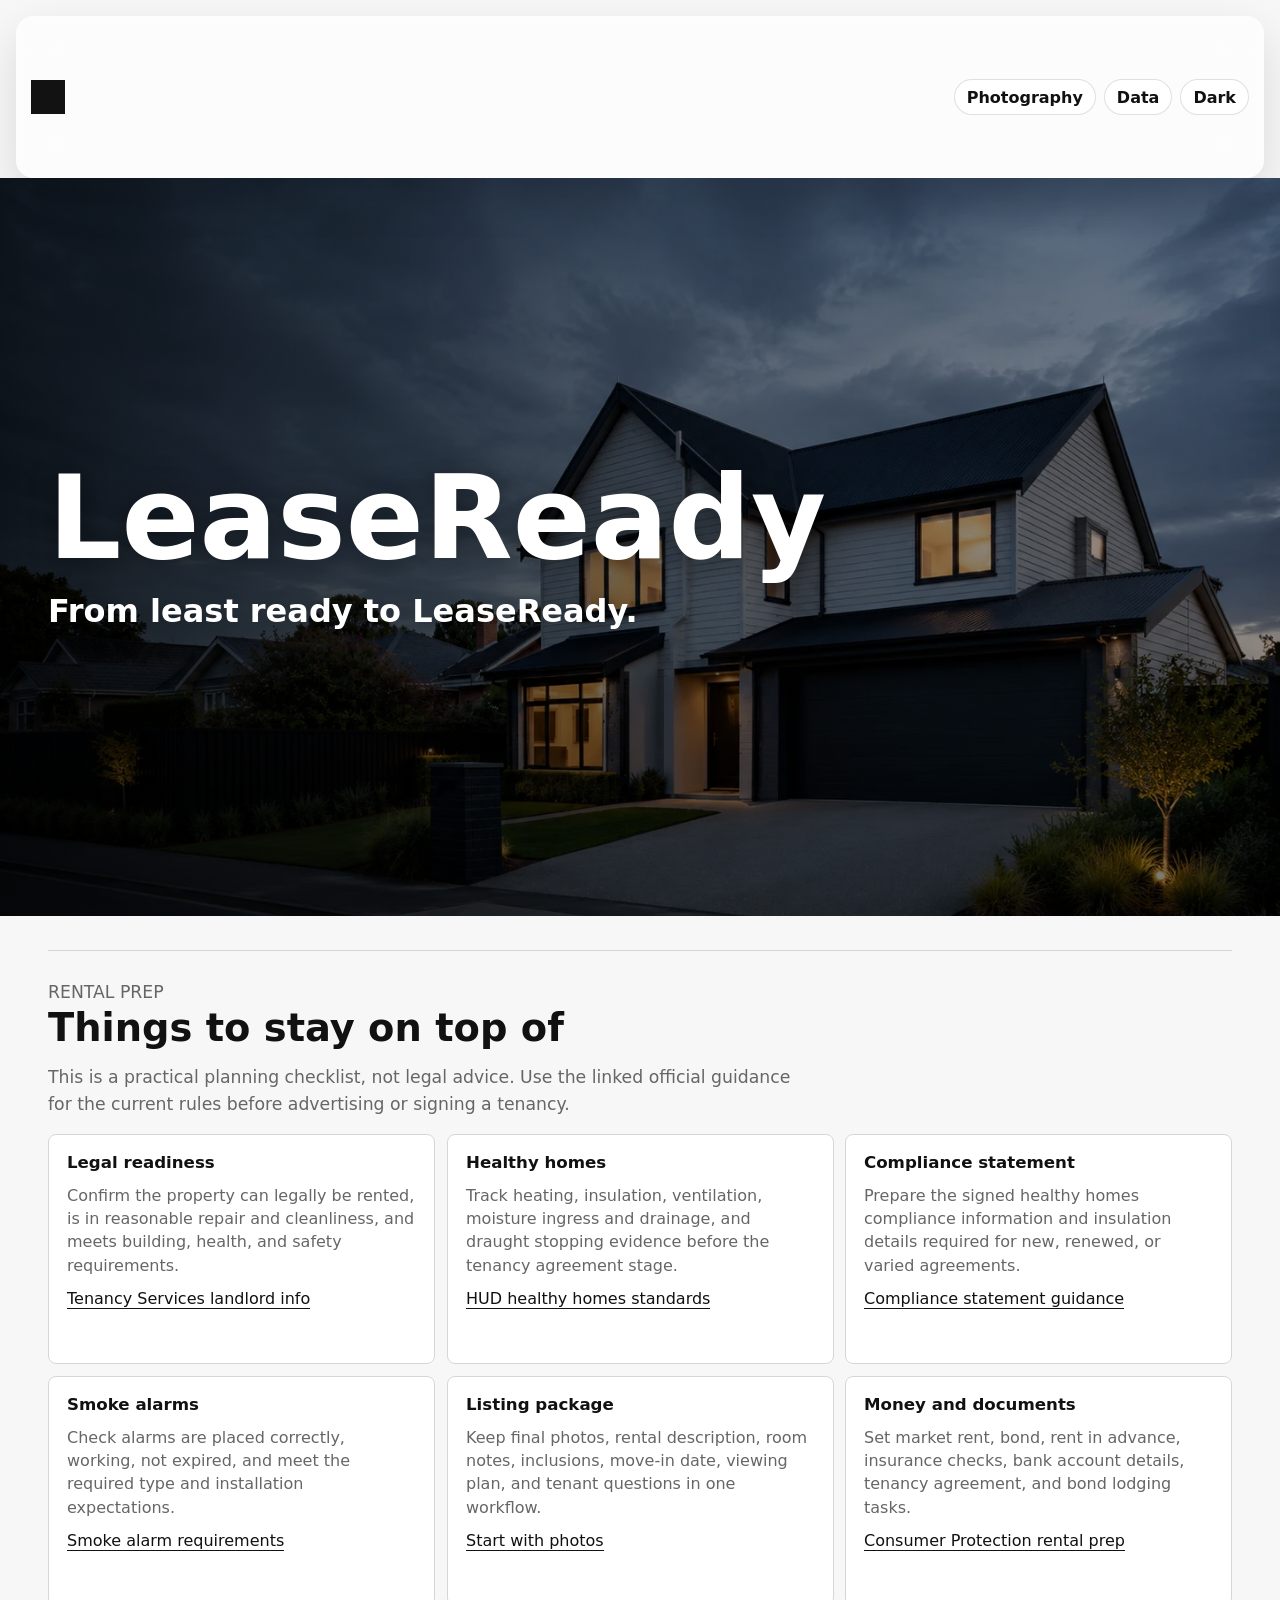
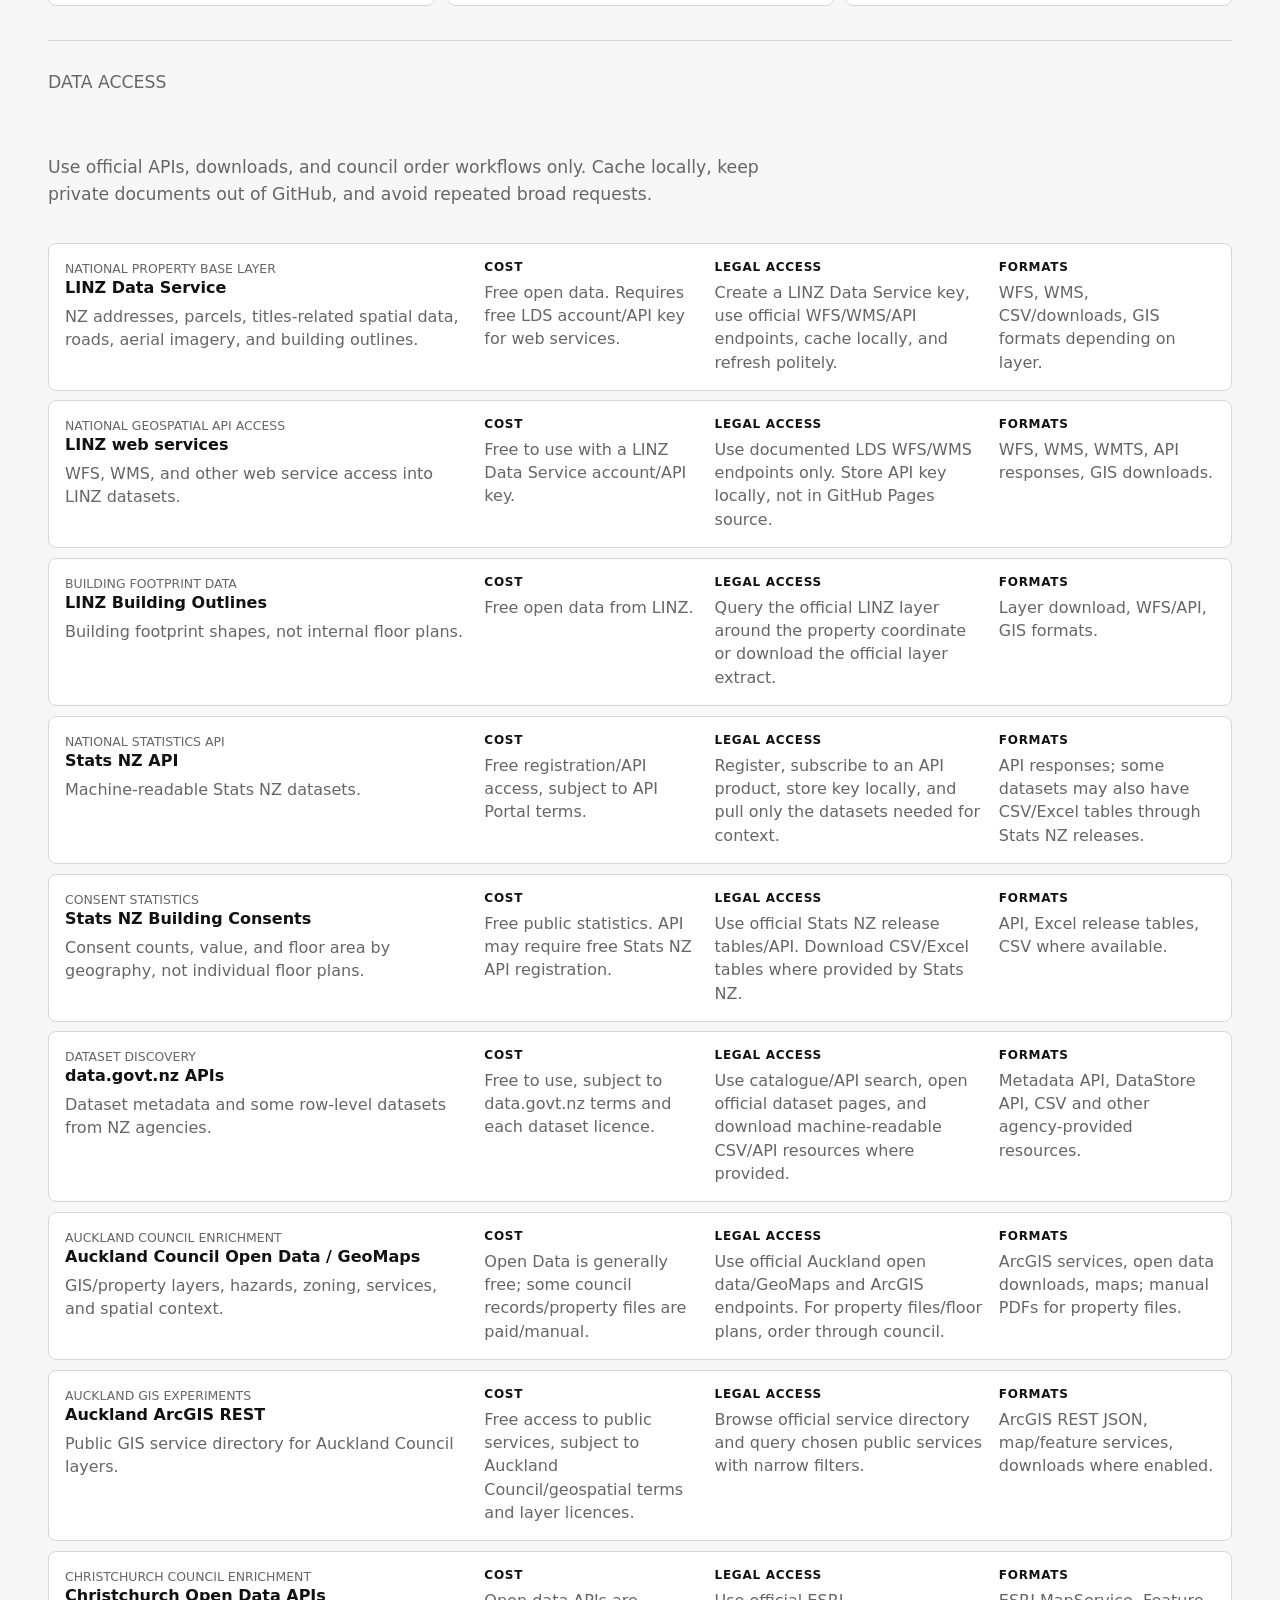
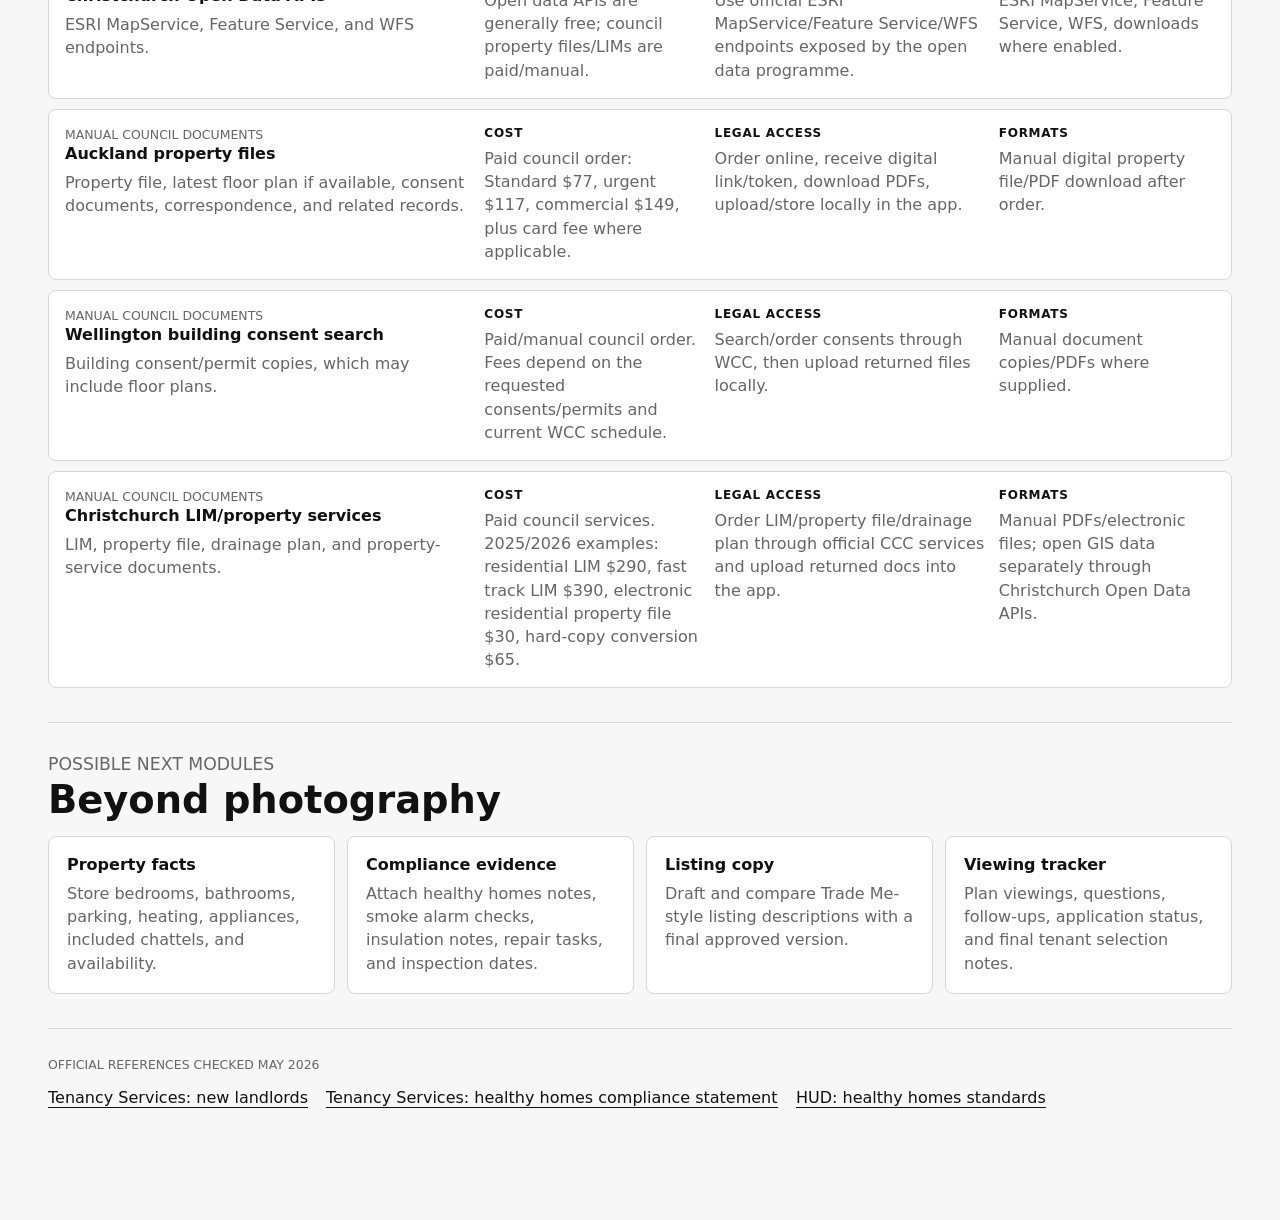
<file: index.html>
<!doctype html>
<html lang="en">
  <head>
    <meta charset="utf-8">
    <meta name="viewport" content="width=device-width, initial-scale=1">
    <title>Rental Launch Board</title>
    <script>
      document.documentElement.dataset.theme = localStorage.getItem("rental-launch-theme") || "light";
    </script>
    <link rel="stylesheet" href="styles.css">
  </head>
  <body>
    <header class="topbar home-topbar utility-topbar">
      <a class="brand-logo" href="./" aria-label="LeaseReady home">
        <svg aria-hidden="true"><use href="assets/leaseready-logo.svg#leaseready-logo"></use></svg>
      </a>
      <nav class="top-links" aria-label="Primary navigation">
        <a href="photography/">Photography</a>
        <details class="data-menu">
          <summary>Data</summary>
          <div class="data-menu-panel">
            <a href="data/">Data overview</a>
            <a href="data/linz-data-service/">LINZ Data Service</a>
            <a href="data/linz-web-services/">LINZ web services</a>
            <a href="data/linz-building-outlines/">LINZ Building Outlines</a>
            <a href="data/stats-nz-api/">Stats NZ API</a>
            <a href="data/stats-nz-building-consents/">Stats NZ Building Consents</a>
            <a href="data/data-govt-nz/">data.govt.nz APIs</a>
            <a href="data/auckland-open-data/">Auckland Open Data / GeoMaps</a>
            <a href="data/auckland-arcgis-rest/">Auckland ArcGIS REST</a>
            <a href="data/christchurch-open-data/">Christchurch Open Data APIs</a>
            <a href="data/auckland-property-files/">Auckland property files</a>
            <a href="data/wellington-building-consent-search/">Wellington building consent search</a>
            <a href="data/christchurch-lim-property-services/">Christchurch LIM/property services</a>
          </div>
        </details>
        <button class="theme-toggle" type="button" data-theme-toggle aria-label="Switch colour theme">
          <span data-theme-label>Dark</span>
        </button>
      </nav>
    </header>

    <main class="home-main">
      <section class="landing-hero" aria-label="Rental launch introduction">
        <h1>LeaseReady</h1>
        <p class="hero-slogan">From least ready to LeaseReady.</p>
      </section>

      <section id="checklist" class="workflow-section">
        <div class="section-intro">
          <p class="eyebrow">Rental prep</p>
          <h2>Things to stay on top of</h2>
          <p>This is a practical planning checklist, not legal advice. Use the linked official guidance for the current rules before advertising or signing a tenancy.</p>
        </div>

        <div class="feature-grid">
          <article class="feature-card">
            <h3>Legal readiness</h3>
            <p>Confirm the property can legally be rented, is in reasonable repair and cleanliness, and meets building, health, and safety requirements.</p>
            <a href="https://www.tenancy.govt.nz/starting-a-tenancy/new-to-tenancy/information-for-new-landlords/">Tenancy Services landlord info</a>
          </article>
          <article class="feature-card">
            <h3>Healthy homes</h3>
            <p>Track heating, insulation, ventilation, moisture ingress and drainage, and draught stopping evidence before the tenancy agreement stage.</p>
            <a href="https://www.hud.govt.nz/our-work/healthy-homes-standards">HUD healthy homes standards</a>
          </article>
          <article class="feature-card">
            <h3>Compliance statement</h3>
            <p>Prepare the signed healthy homes compliance information and insulation details required for new, renewed, or varied agreements.</p>
            <a href="https://www.tenancy.govt.nz/healthy-homes/compliance-statement/">Compliance statement guidance</a>
          </article>
          <article class="feature-card">
            <h3>Smoke alarms</h3>
            <p>Check alarms are placed correctly, working, not expired, and meet the required type and installation expectations.</p>
            <a href="https://www.tenancy.govt.nz/maintenance-and-inspections/smoke-alarms/">Smoke alarm requirements</a>
          </article>
          <article class="feature-card">
            <h3>Listing package</h3>
            <p>Keep final photos, rental description, room notes, inclusions, move-in date, viewing plan, and tenant questions in one workflow.</p>
            <a href="photography/">Start with photos</a>
          </article>
          <article class="feature-card">
            <h3>Money and documents</h3>
            <p>Set market rent, bond, rent in advance, insurance checks, bank account details, tenancy agreement, and bond lodging tasks.</p>
            <a href="https://www.consumerprotection.govt.nz/help-product-service/buying-or-renting-a-house/preparing-to-rent">Consumer Protection rental prep</a>
          </article>
        </div>
      </section>

      <section class="data-access-section" aria-label="Data sources and costs">
        <div class="section-intro">
          <p class="eyebrow">Data access</p>
          <h2>Sources, cost, and legal use</h2>
          <p>Use official APIs, downloads, and council order workflows only. Cache locally, keep private documents out of GitHub, and avoid repeated broad requests.</p>
        </div>
        <div class="data-access-list" data-home-data-sources></div>
      </section>

      <section class="roadmap-section" aria-label="Possible future features">
        <div class="section-intro">
          <p class="eyebrow">Possible next modules</p>
          <h2>Beyond photography</h2>
        </div>
        <ol class="roadmap-list">
          <li><span>Property facts</span><p>Store bedrooms, bathrooms, parking, heating, appliances, included chattels, and availability.</p></li>
          <li><span>Compliance evidence</span><p>Attach healthy homes notes, smoke alarm checks, insulation notes, repair tasks, and inspection dates.</p></li>
          <li><span>Listing copy</span><p>Draft and compare Trade Me-style listing descriptions with a final approved version.</p></li>
          <li><span>Viewing tracker</span><p>Plan viewings, questions, follow-ups, application status, and final tenant selection notes.</p></li>
        </ol>
      </section>

      <section id="sources" class="sources-section">
        <p class="eyebrow">Official references checked May 2026</p>
        <a href="https://www.tenancy.govt.nz/starting-a-tenancy/new-to-tenancy/information-for-new-landlords/">Tenancy Services: new landlords</a>
        <a href="https://www.tenancy.govt.nz/healthy-homes/compliance-statement/">Tenancy Services: healthy homes compliance statement</a>
        <a href="https://www.hud.govt.nz/our-work/healthy-homes-standards">HUD: healthy homes standards</a>
        <a href="https://www.tenancy.govt.nz/maintenance-and-inspections/smoke-alarms/">Tenancy Services: smoke alarms</a>
      </section>
    </main>
    <script src="data/sources.js"></script>
    <script src="site.js"></script>
  </body>
</html>
</file>
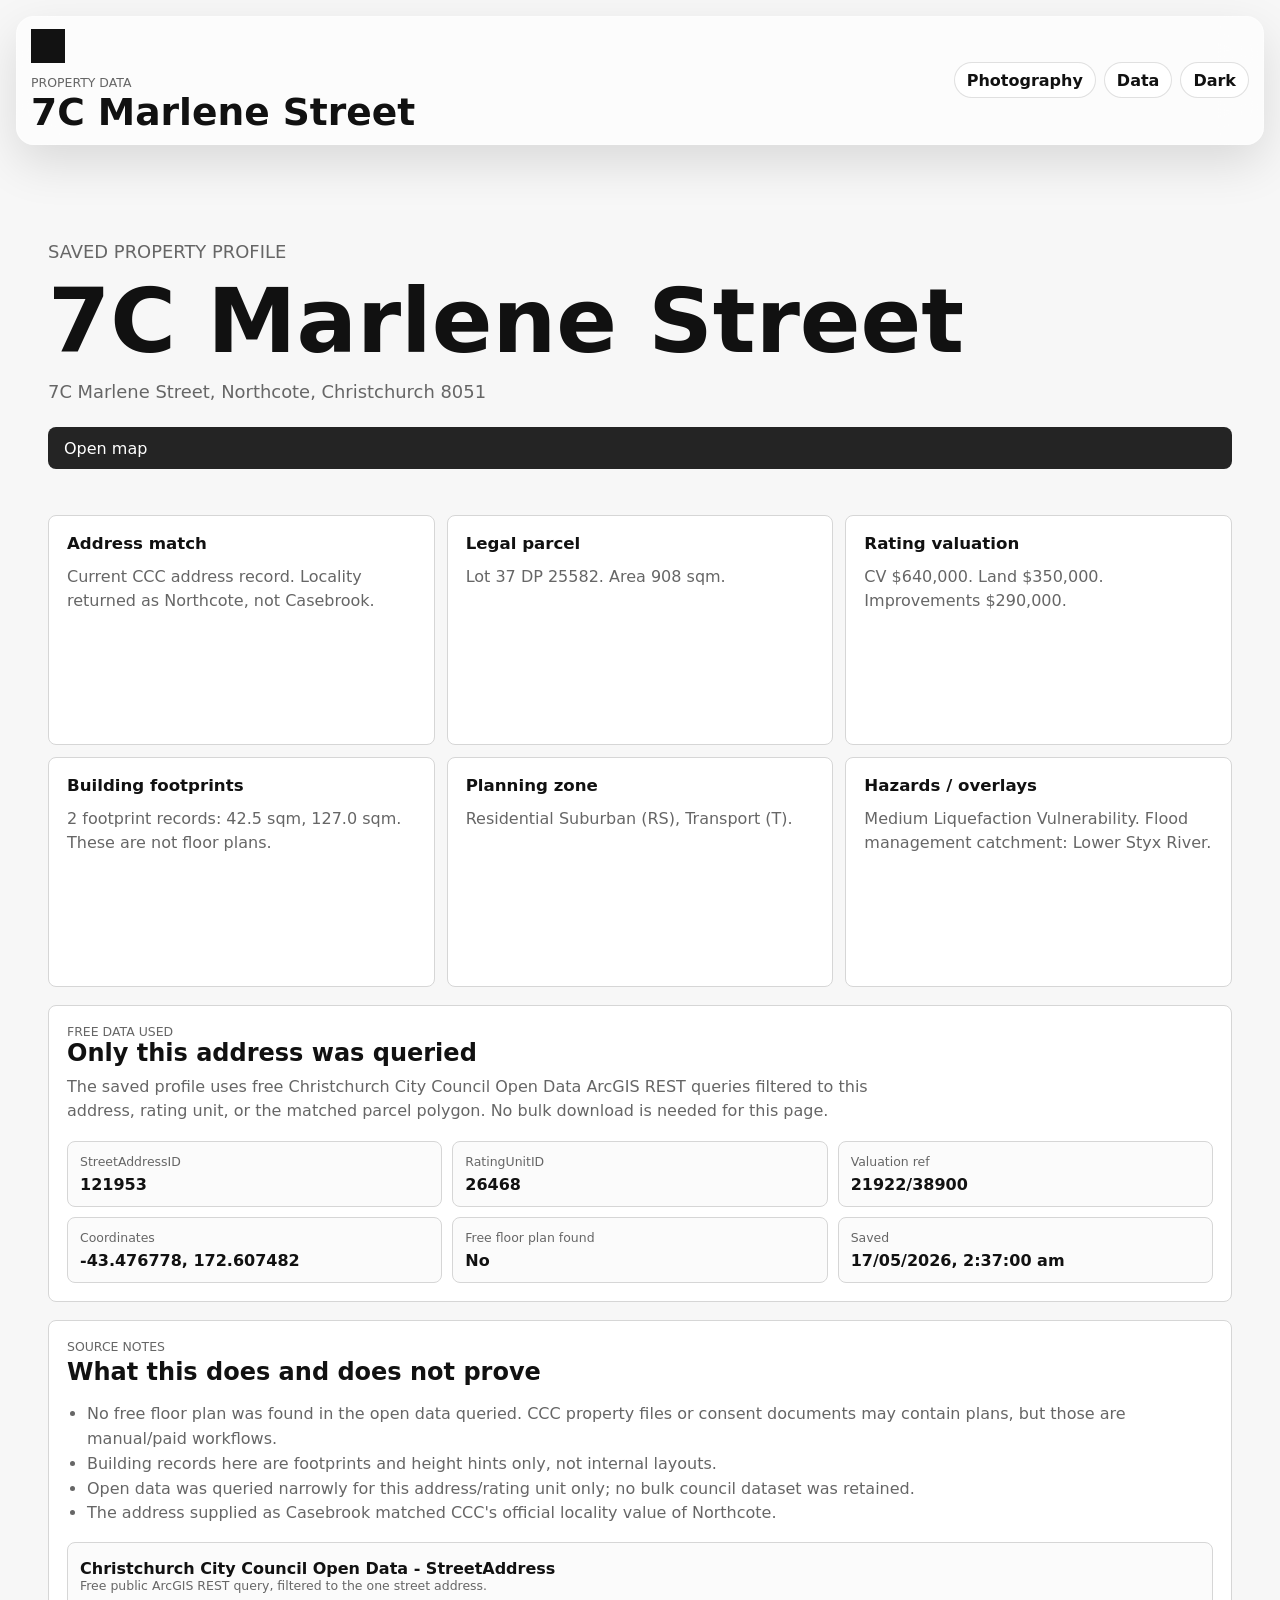
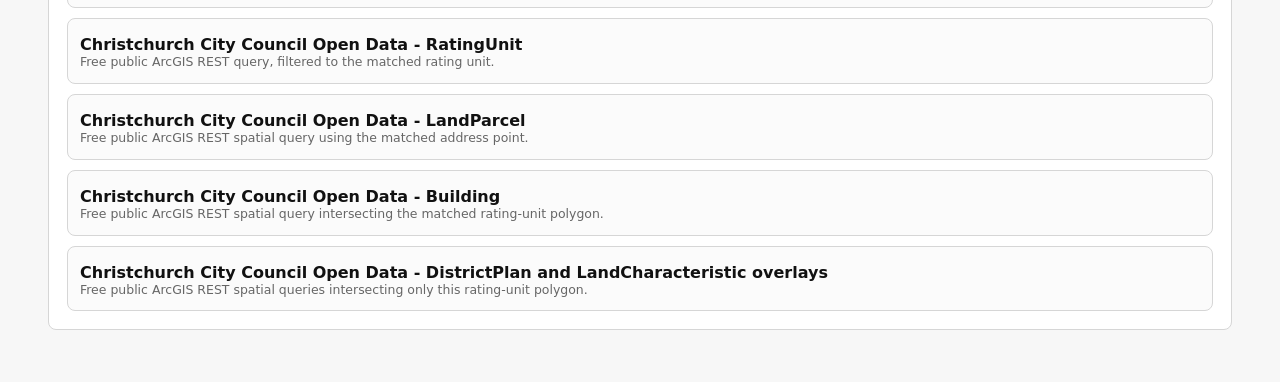
<file: data/index.html>
<!doctype html>
<html lang="en">
  <head>
    <meta charset="utf-8">
    <meta name="viewport" content="width=device-width, initial-scale=1">
    <title>Data Overview | Rental Launch Board</title>
    <script>document.documentElement.dataset.theme = localStorage.getItem("rental-launch-theme") || "light";</script>
    <link rel="stylesheet" href="../styles.css">
  </head>
  <body>
    <header class="topbar utility-topbar">
      <div>
        <a class="brand-logo" href="../" aria-label="LeaseReady home">
          <svg aria-hidden="true"><use href="../assets/leaseready-logo.svg#leaseready-logo"></use></svg>
        </a>
        <p class="eyebrow">Property data</p>
        <h1>7C Marlene Street</h1>
      </div>
      <nav class="top-links" aria-label="Primary navigation">
        <a href="../photography/">Photography</a>
        <a href="./">Data</a>
        <button class="theme-toggle" type="button" data-theme-toggle aria-label="Switch colour theme"><span data-theme-label>Dark</span></button>
      </nav>
    </header>
    <main>
      <section data-property-profile></section>
    </main>
    <script src="sources.js"></script>
    <script src="property-profile.js"></script>
    <script src="property-page.js"></script>
    <script src="../site.js"></script>
  </body>
</html>
</file>
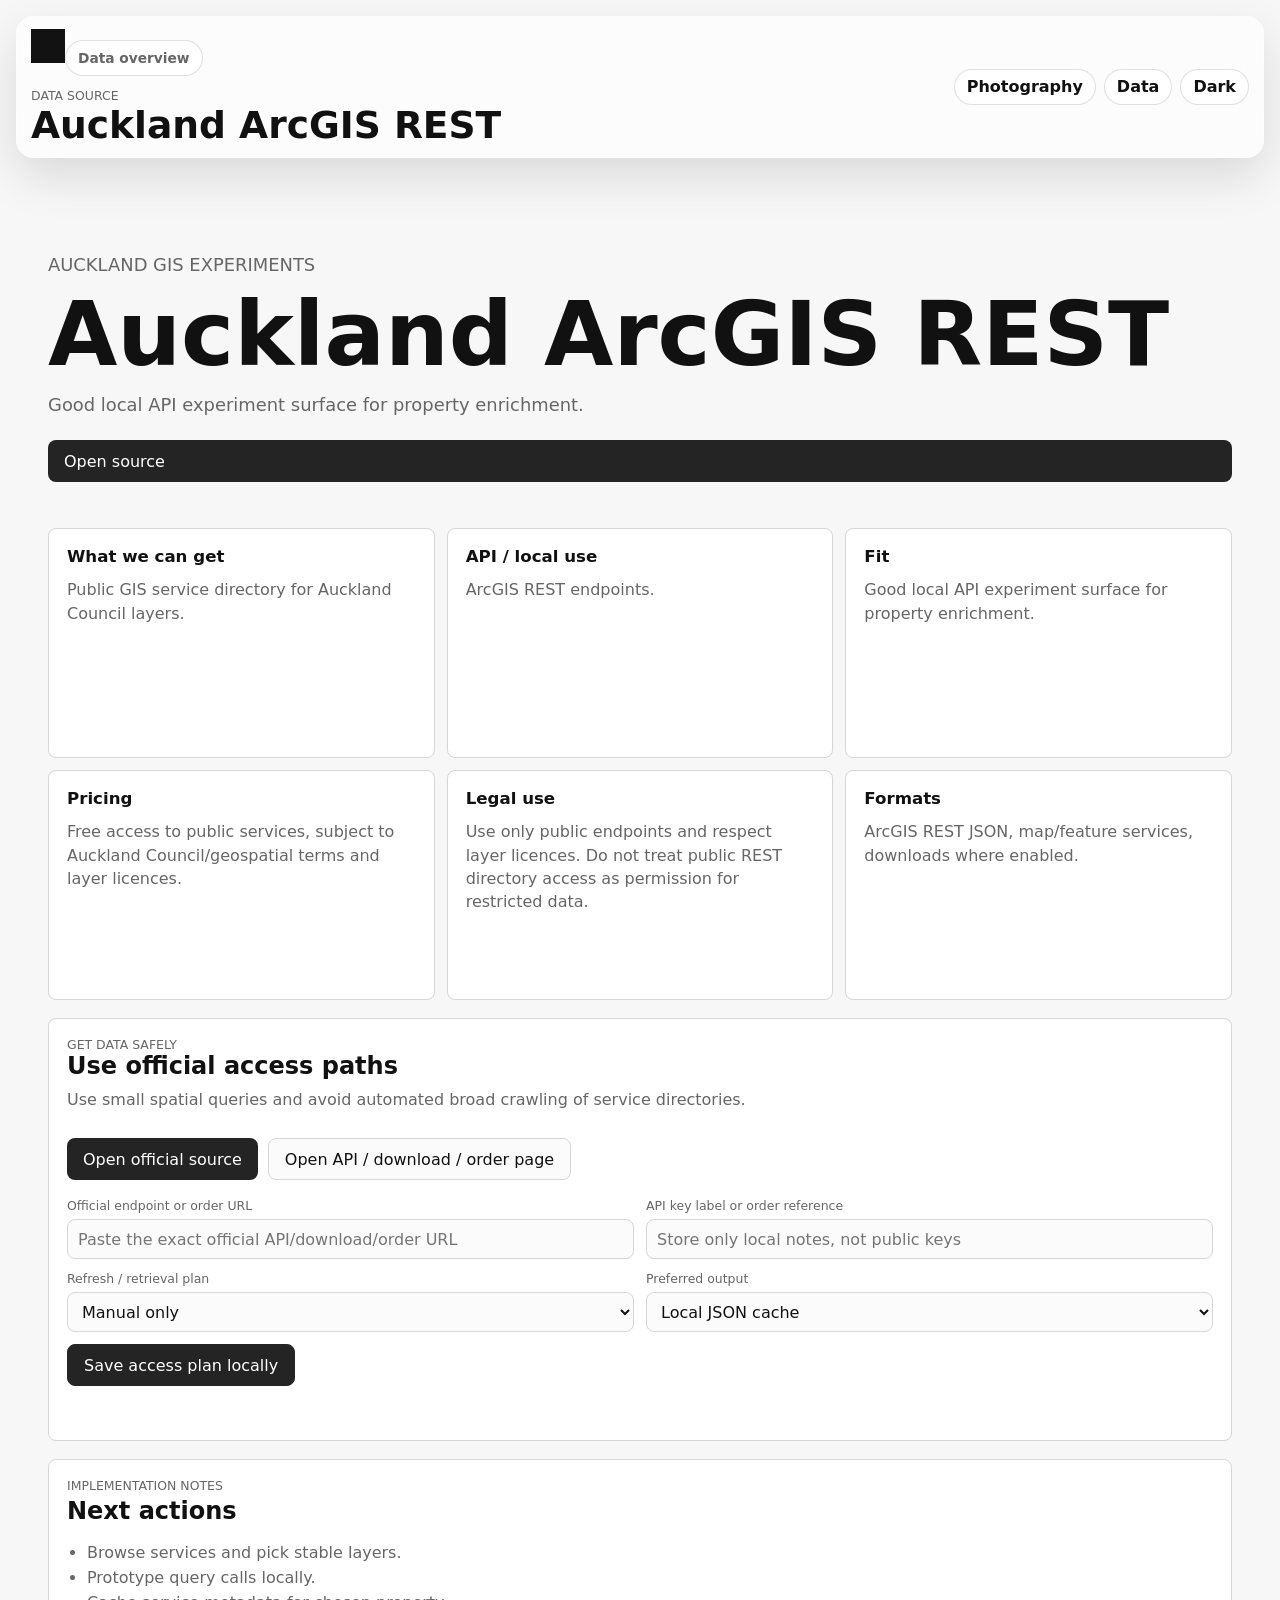
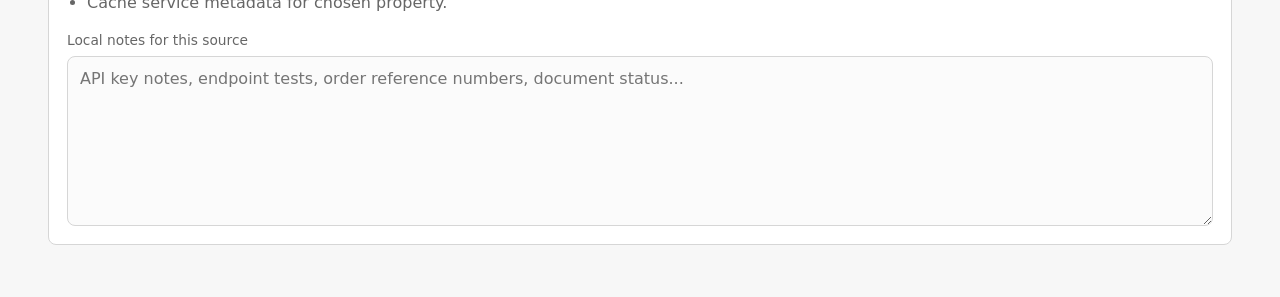
<file: data/auckland-arcgis-rest/index.html>
<!doctype html><html lang="en"><head><meta charset="utf-8"><meta name="viewport" content="width=device-width, initial-scale=1"><title>Auckland ArcGIS REST | Rental Launch Board</title><script>document.documentElement.dataset.theme=localStorage.getItem("rental-launch-theme")||"light";window.DATA_SOURCE_SLUG="auckland-arcgis-rest";</script><link rel="stylesheet" href="../../styles.css"></head><body><header class="topbar utility-topbar"><div><a class="brand-logo" href="../../" aria-label="LeaseReady home"><svg aria-hidden="true"><use href="../../assets/leaseready-logo.svg#leaseready-logo"></use></svg></a><a class="back-link" href="../">Data overview</a><p class="eyebrow">Data source</p><h1>Auckland ArcGIS REST</h1></div><nav class="top-links" aria-label="Primary navigation"><a href="../../photography/">Photography</a><a href="../">Data</a><button class="theme-toggle" type="button" data-theme-toggle aria-label="Switch colour theme"><span data-theme-label>Dark</span></button></nav></header><main data-source-page></main><script src="../sources.js"></script><script src="../data-page.js"></script><script src="../../site.js"></script></body></html>
</file>
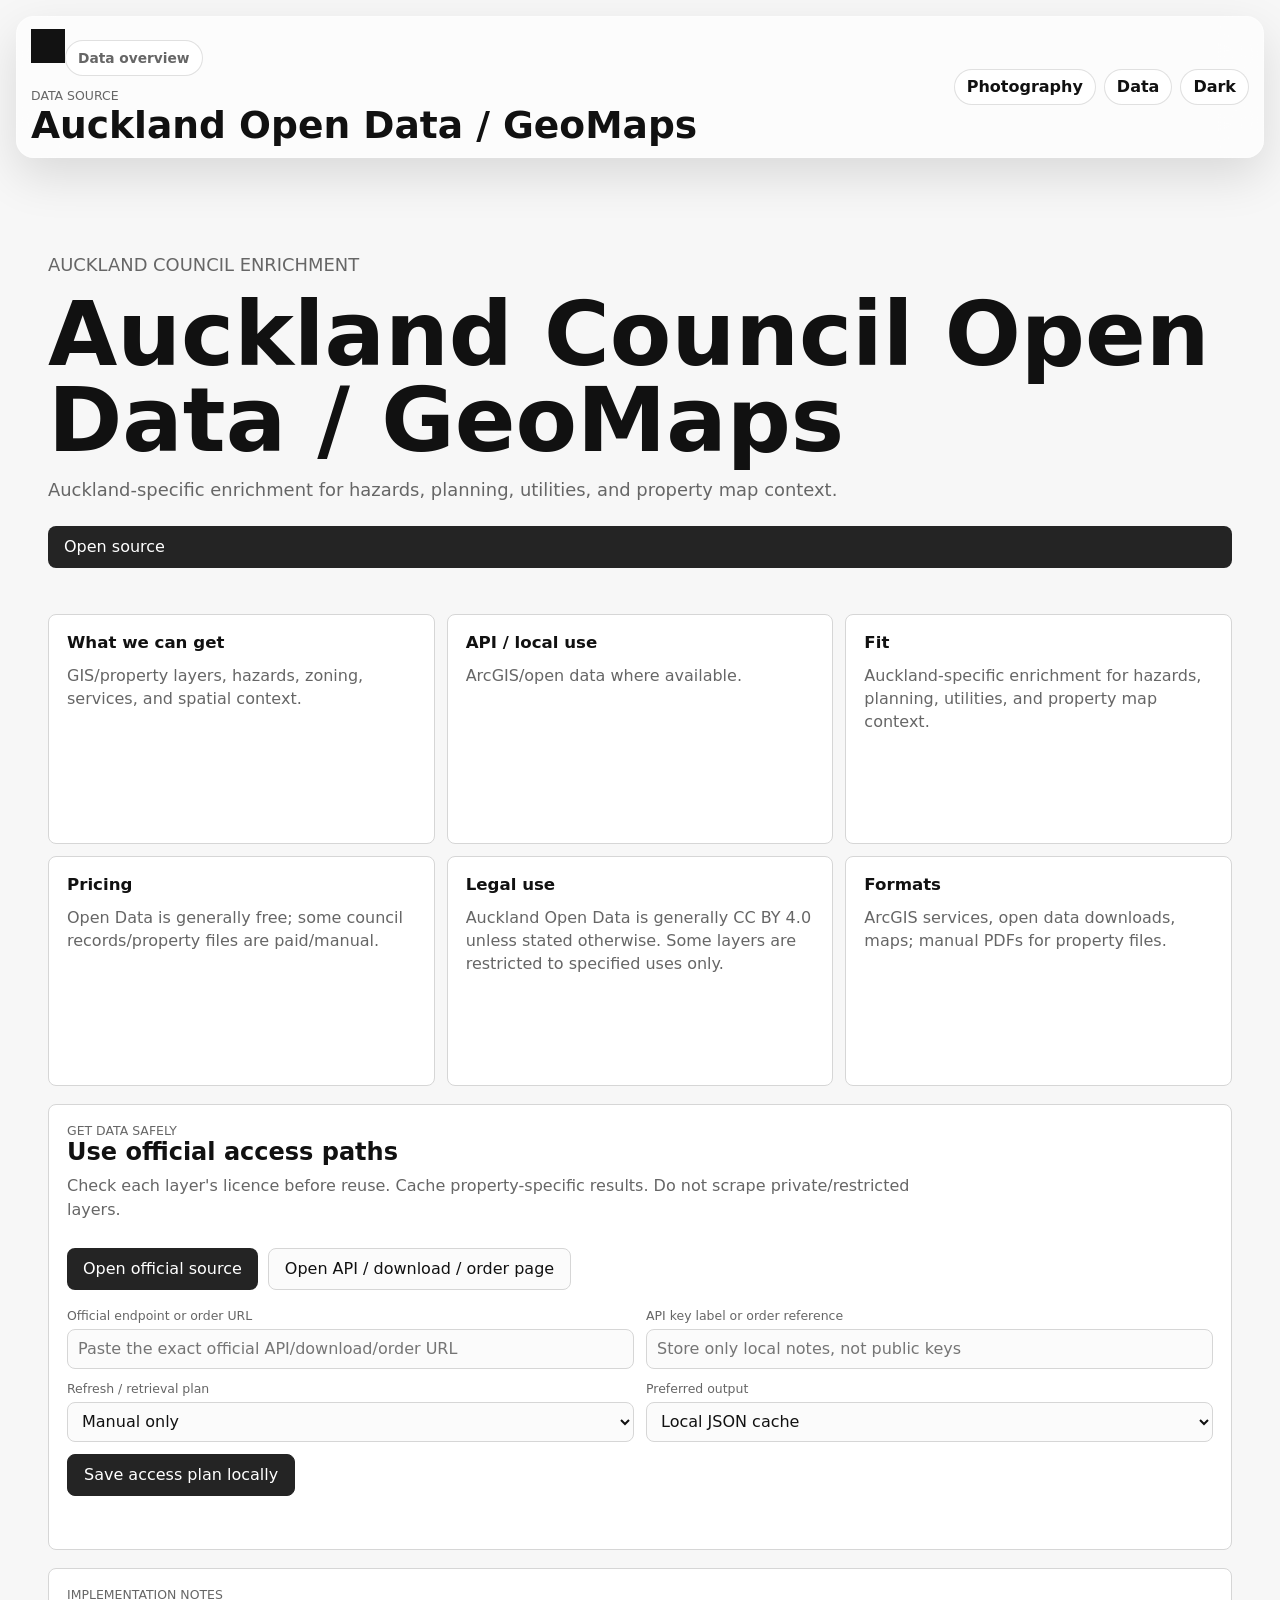
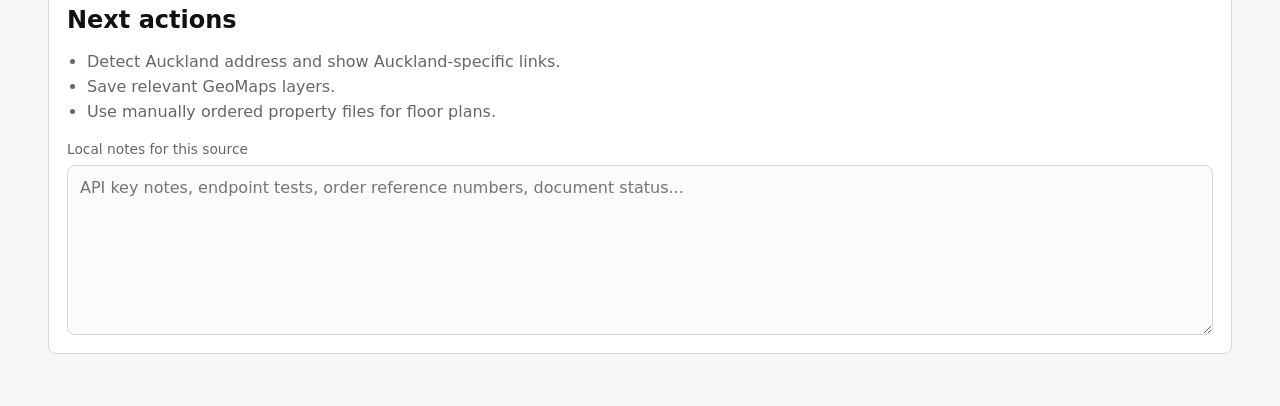
<file: data/auckland-open-data/index.html>
<!doctype html><html lang="en"><head><meta charset="utf-8"><meta name="viewport" content="width=device-width, initial-scale=1"><title>Auckland Open Data / GeoMaps | Rental Launch Board</title><script>document.documentElement.dataset.theme=localStorage.getItem("rental-launch-theme")||"light";window.DATA_SOURCE_SLUG="auckland-open-data";</script><link rel="stylesheet" href="../../styles.css"></head><body><header class="topbar utility-topbar"><div><a class="brand-logo" href="../../" aria-label="LeaseReady home"><svg aria-hidden="true"><use href="../../assets/leaseready-logo.svg#leaseready-logo"></use></svg></a><a class="back-link" href="../">Data overview</a><p class="eyebrow">Data source</p><h1>Auckland Open Data / GeoMaps</h1></div><nav class="top-links" aria-label="Primary navigation"><a href="../../photography/">Photography</a><a href="../">Data</a><button class="theme-toggle" type="button" data-theme-toggle aria-label="Switch colour theme"><span data-theme-label>Dark</span></button></nav></header><main data-source-page></main><script src="../sources.js"></script><script src="../data-page.js"></script><script src="../../site.js"></script></body></html>
</file>
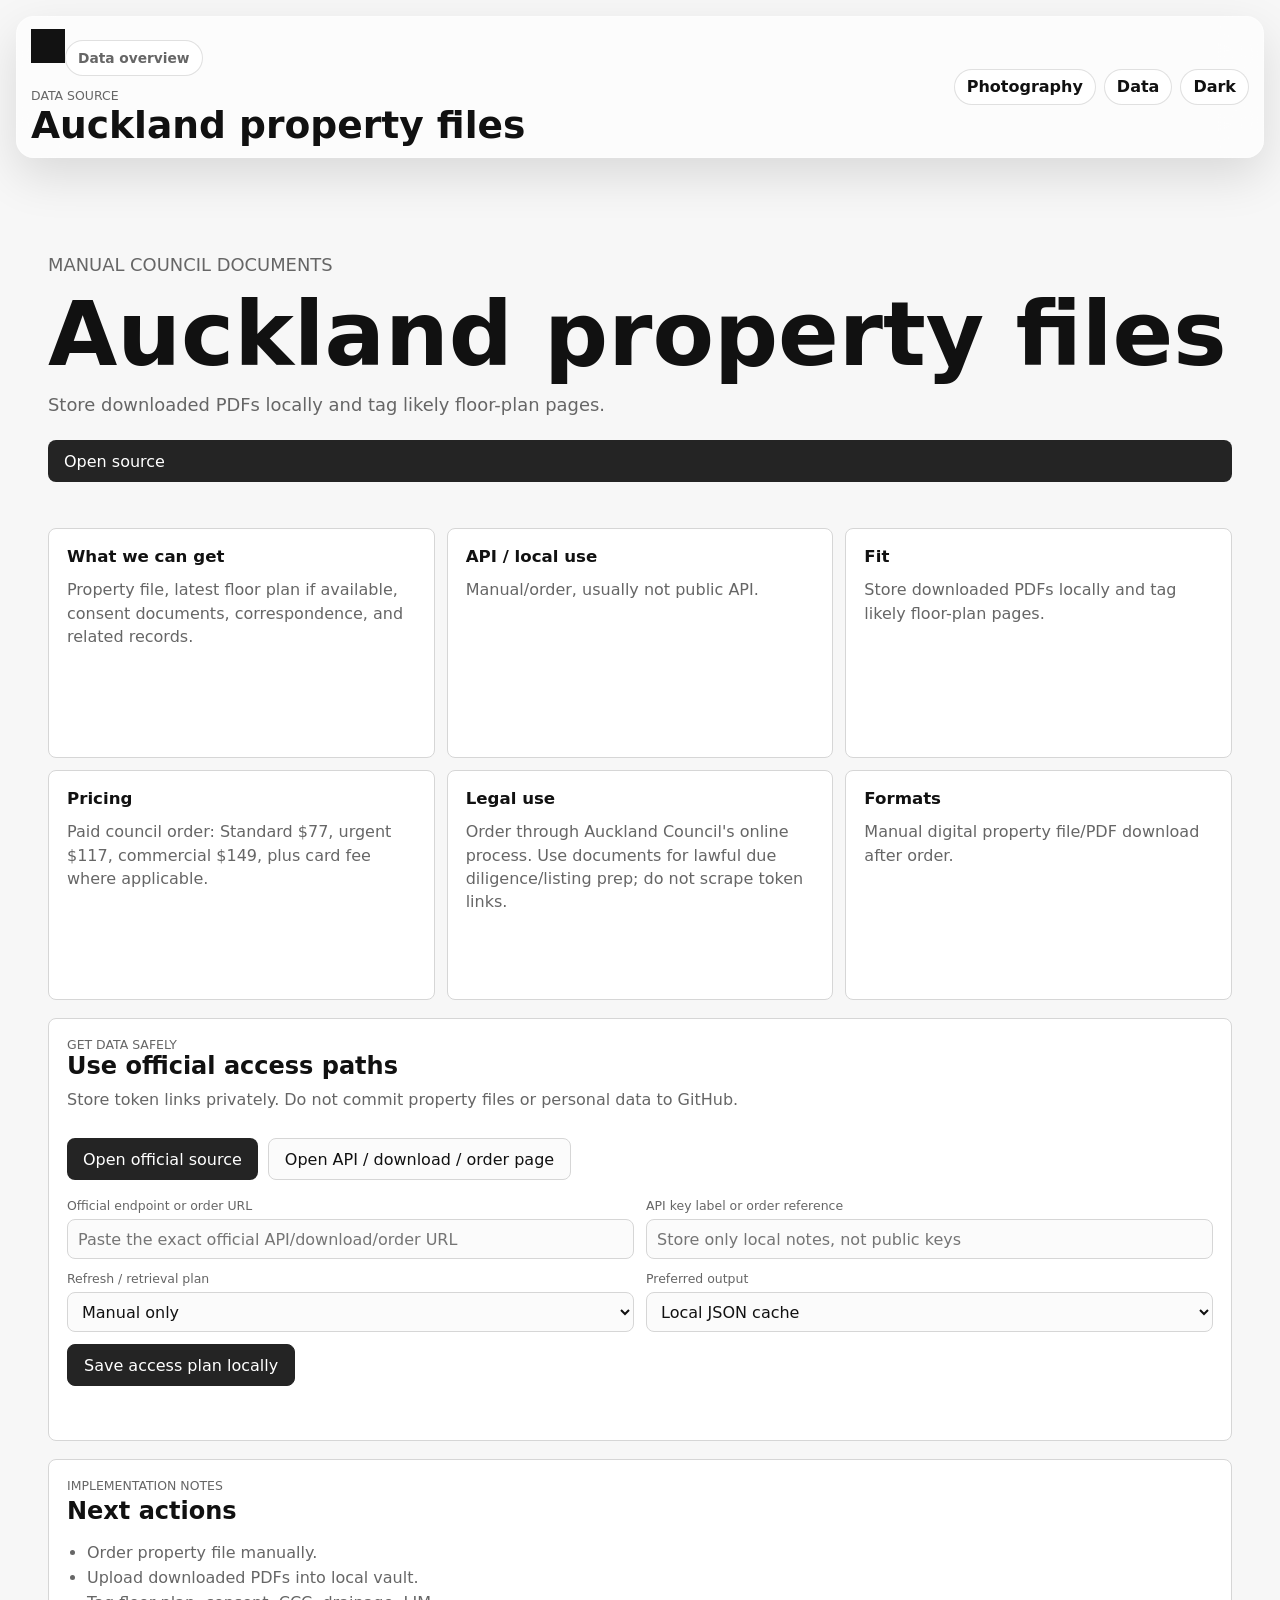
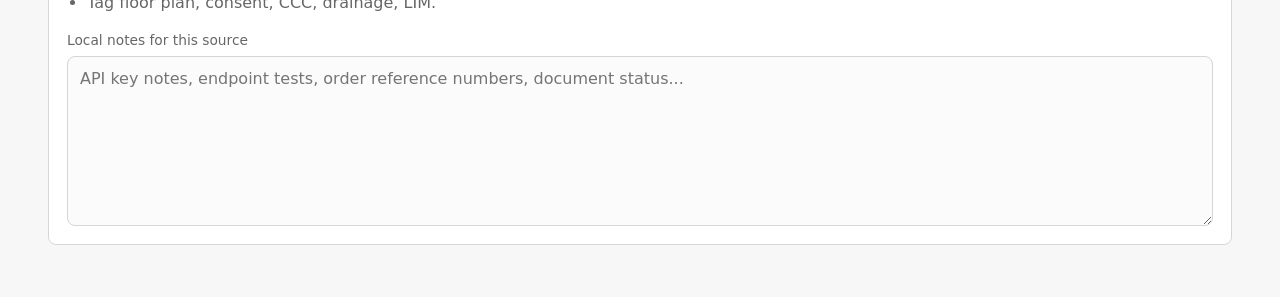
<file: data/auckland-property-files/index.html>
<!doctype html><html lang="en"><head><meta charset="utf-8"><meta name="viewport" content="width=device-width, initial-scale=1"><title>Auckland property files | Rental Launch Board</title><script>document.documentElement.dataset.theme=localStorage.getItem("rental-launch-theme")||"light";window.DATA_SOURCE_SLUG="auckland-property-files";</script><link rel="stylesheet" href="../../styles.css"></head><body><header class="topbar utility-topbar"><div><a class="brand-logo" href="../../" aria-label="LeaseReady home"><svg aria-hidden="true"><use href="../../assets/leaseready-logo.svg#leaseready-logo"></use></svg></a><a class="back-link" href="../">Data overview</a><p class="eyebrow">Data source</p><h1>Auckland property files</h1></div><nav class="top-links" aria-label="Primary navigation"><a href="../../photography/">Photography</a><a href="../">Data</a><button class="theme-toggle" type="button" data-theme-toggle aria-label="Switch colour theme"><span data-theme-label>Dark</span></button></nav></header><main data-source-page></main><script src="../sources.js"></script><script src="../data-page.js"></script><script src="../../site.js"></script></body></html>
</file>
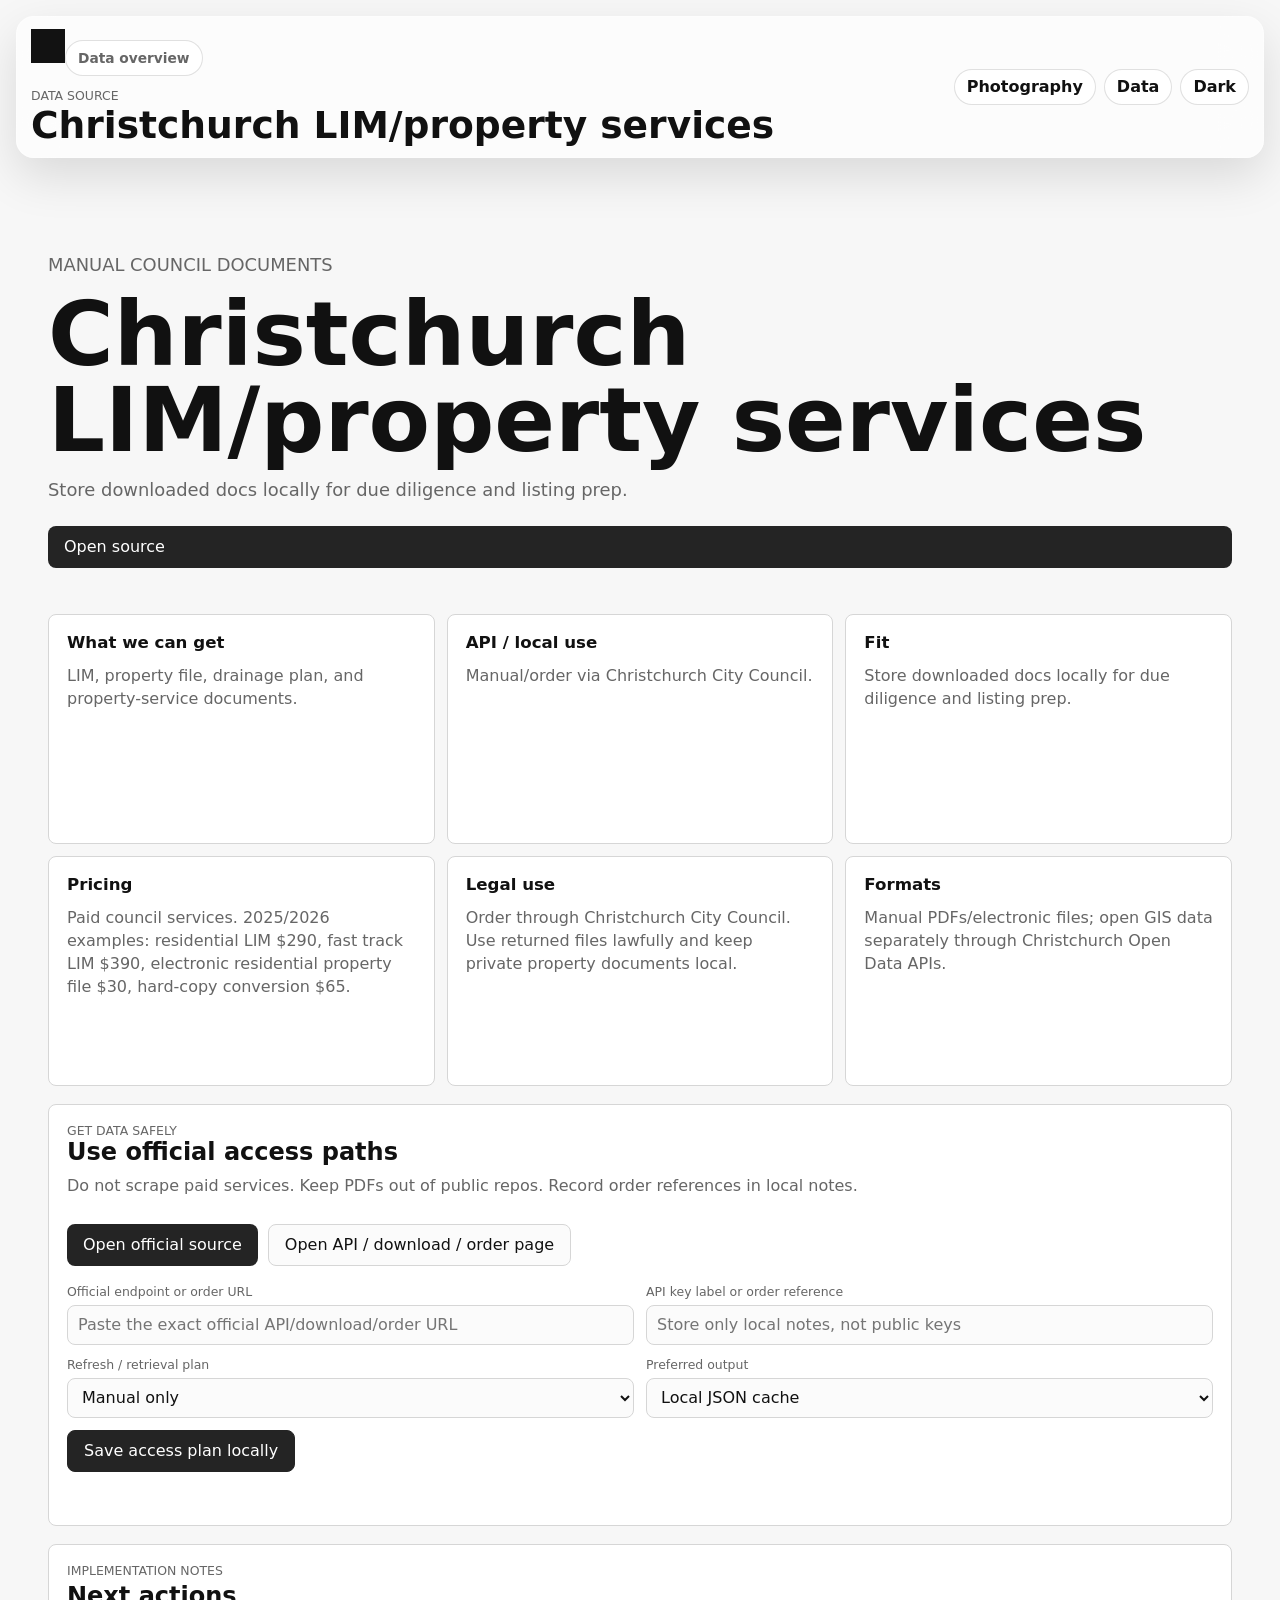
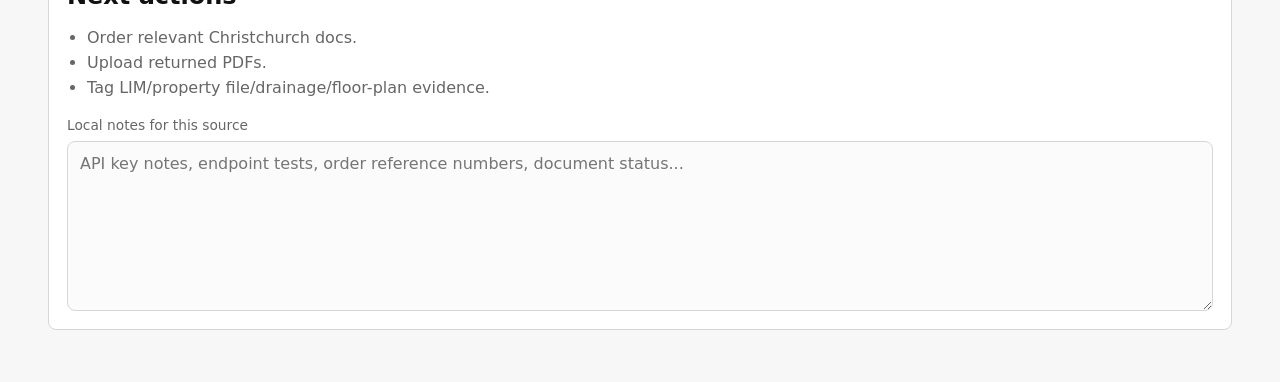
<file: data/christchurch-lim-property-services/index.html>
<!doctype html><html lang="en"><head><meta charset="utf-8"><meta name="viewport" content="width=device-width, initial-scale=1"><title>Christchurch LIM/property services | Rental Launch Board</title><script>document.documentElement.dataset.theme=localStorage.getItem("rental-launch-theme")||"light";window.DATA_SOURCE_SLUG="christchurch-lim-property-services";</script><link rel="stylesheet" href="../../styles.css"></head><body><header class="topbar utility-topbar"><div><a class="brand-logo" href="../../" aria-label="LeaseReady home"><svg aria-hidden="true"><use href="../../assets/leaseready-logo.svg#leaseready-logo"></use></svg></a><a class="back-link" href="../">Data overview</a><p class="eyebrow">Data source</p><h1>Christchurch LIM/property services</h1></div><nav class="top-links" aria-label="Primary navigation"><a href="../../photography/">Photography</a><a href="../">Data</a><button class="theme-toggle" type="button" data-theme-toggle aria-label="Switch colour theme"><span data-theme-label>Dark</span></button></nav></header><main data-source-page></main><script src="../sources.js"></script><script src="../data-page.js"></script><script src="../../site.js"></script></body></html>
</file>
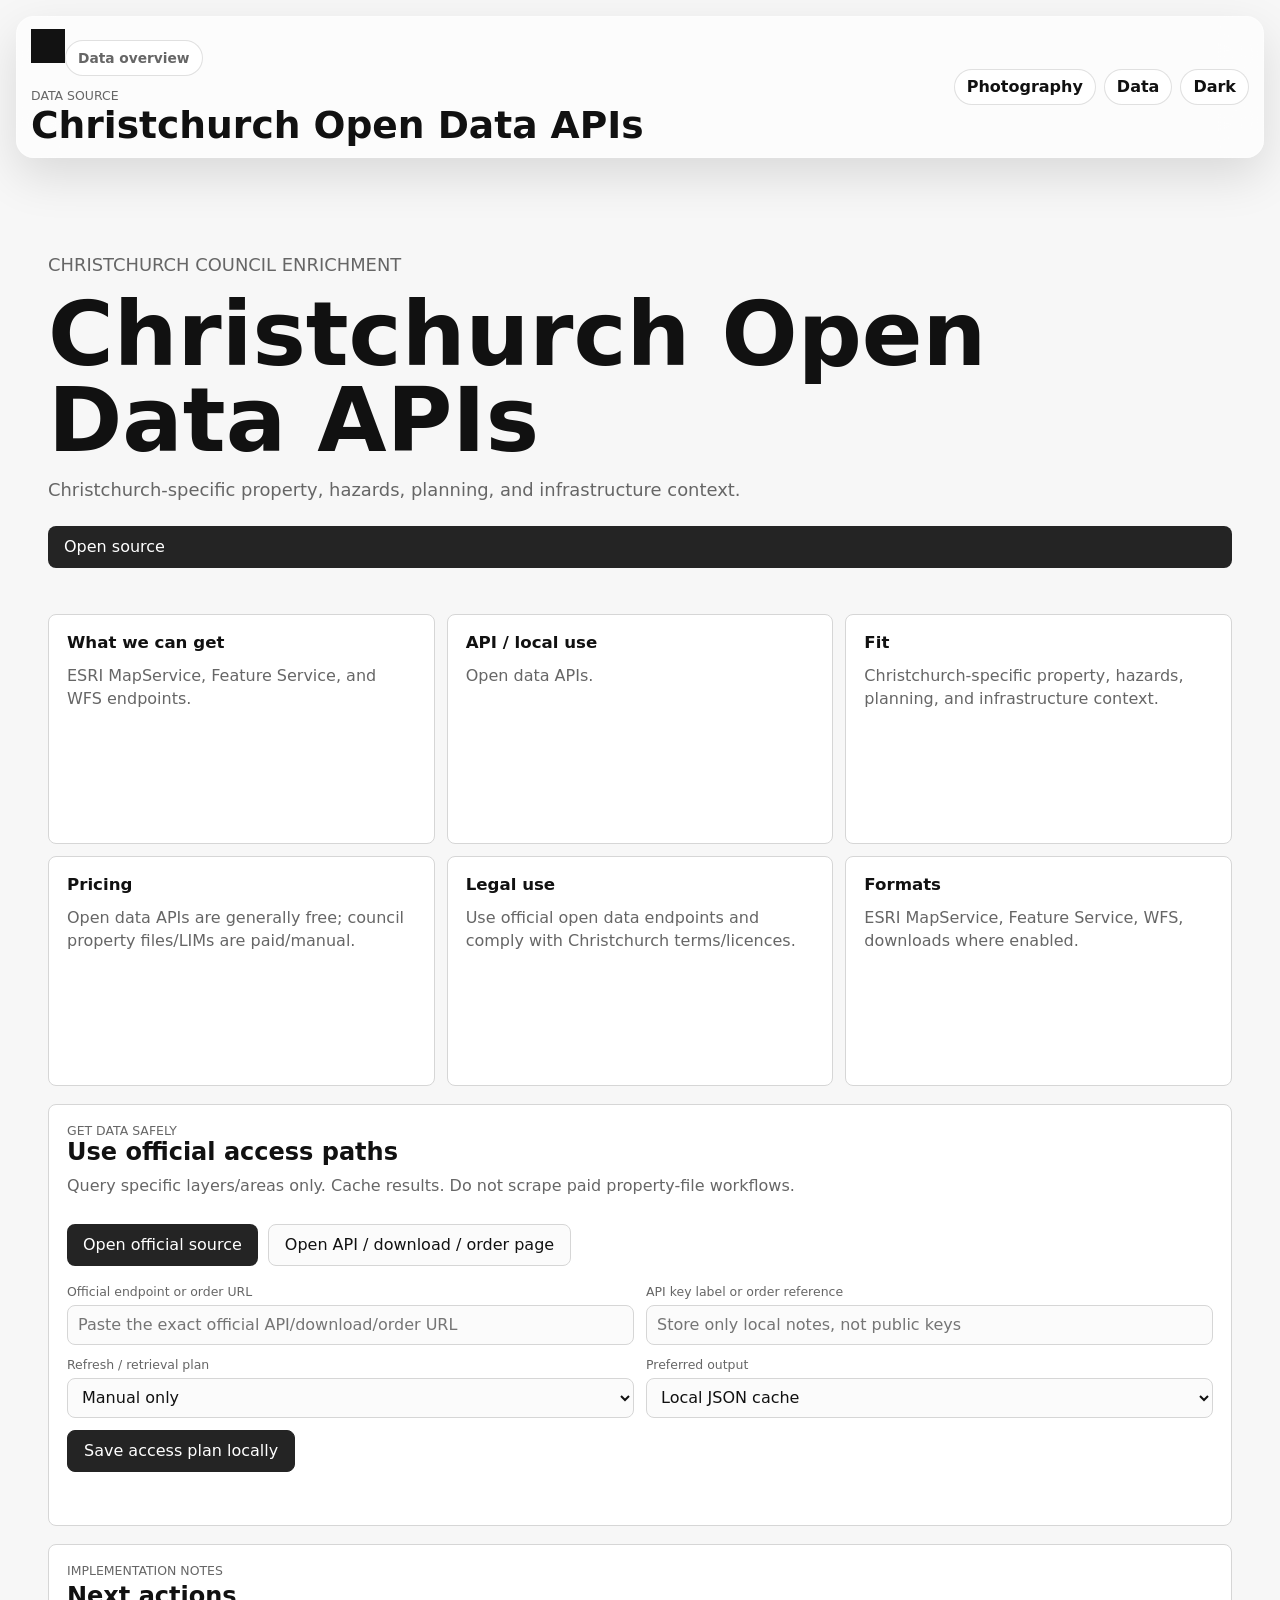
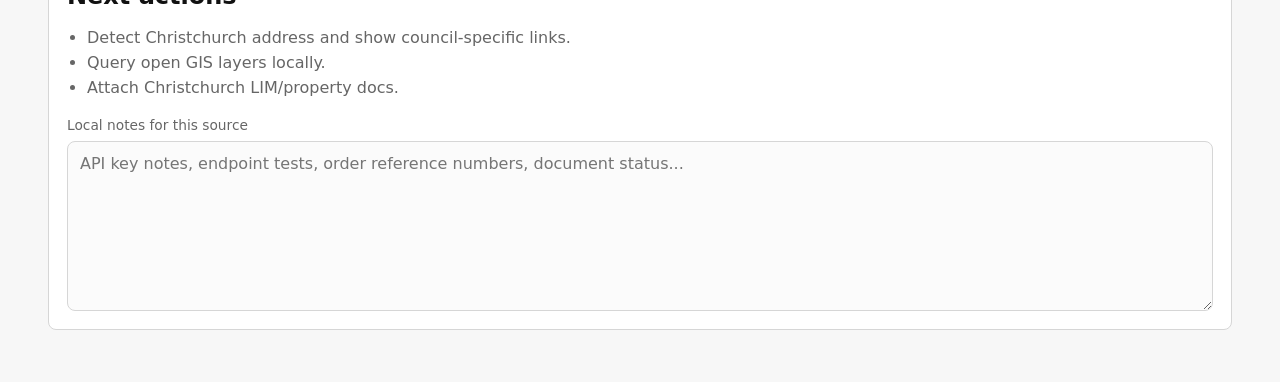
<file: data/christchurch-open-data/index.html>
<!doctype html><html lang="en"><head><meta charset="utf-8"><meta name="viewport" content="width=device-width, initial-scale=1"><title>Christchurch Open Data APIs | Rental Launch Board</title><script>document.documentElement.dataset.theme=localStorage.getItem("rental-launch-theme")||"light";window.DATA_SOURCE_SLUG="christchurch-open-data";</script><link rel="stylesheet" href="../../styles.css"></head><body><header class="topbar utility-topbar"><div><a class="brand-logo" href="../../" aria-label="LeaseReady home"><svg aria-hidden="true"><use href="../../assets/leaseready-logo.svg#leaseready-logo"></use></svg></a><a class="back-link" href="../">Data overview</a><p class="eyebrow">Data source</p><h1>Christchurch Open Data APIs</h1></div><nav class="top-links" aria-label="Primary navigation"><a href="../../photography/">Photography</a><a href="../">Data</a><button class="theme-toggle" type="button" data-theme-toggle aria-label="Switch colour theme"><span data-theme-label>Dark</span></button></nav></header><main data-source-page></main><script src="../sources.js"></script><script src="../data-page.js"></script><script src="../../site.js"></script></body></html>
</file>
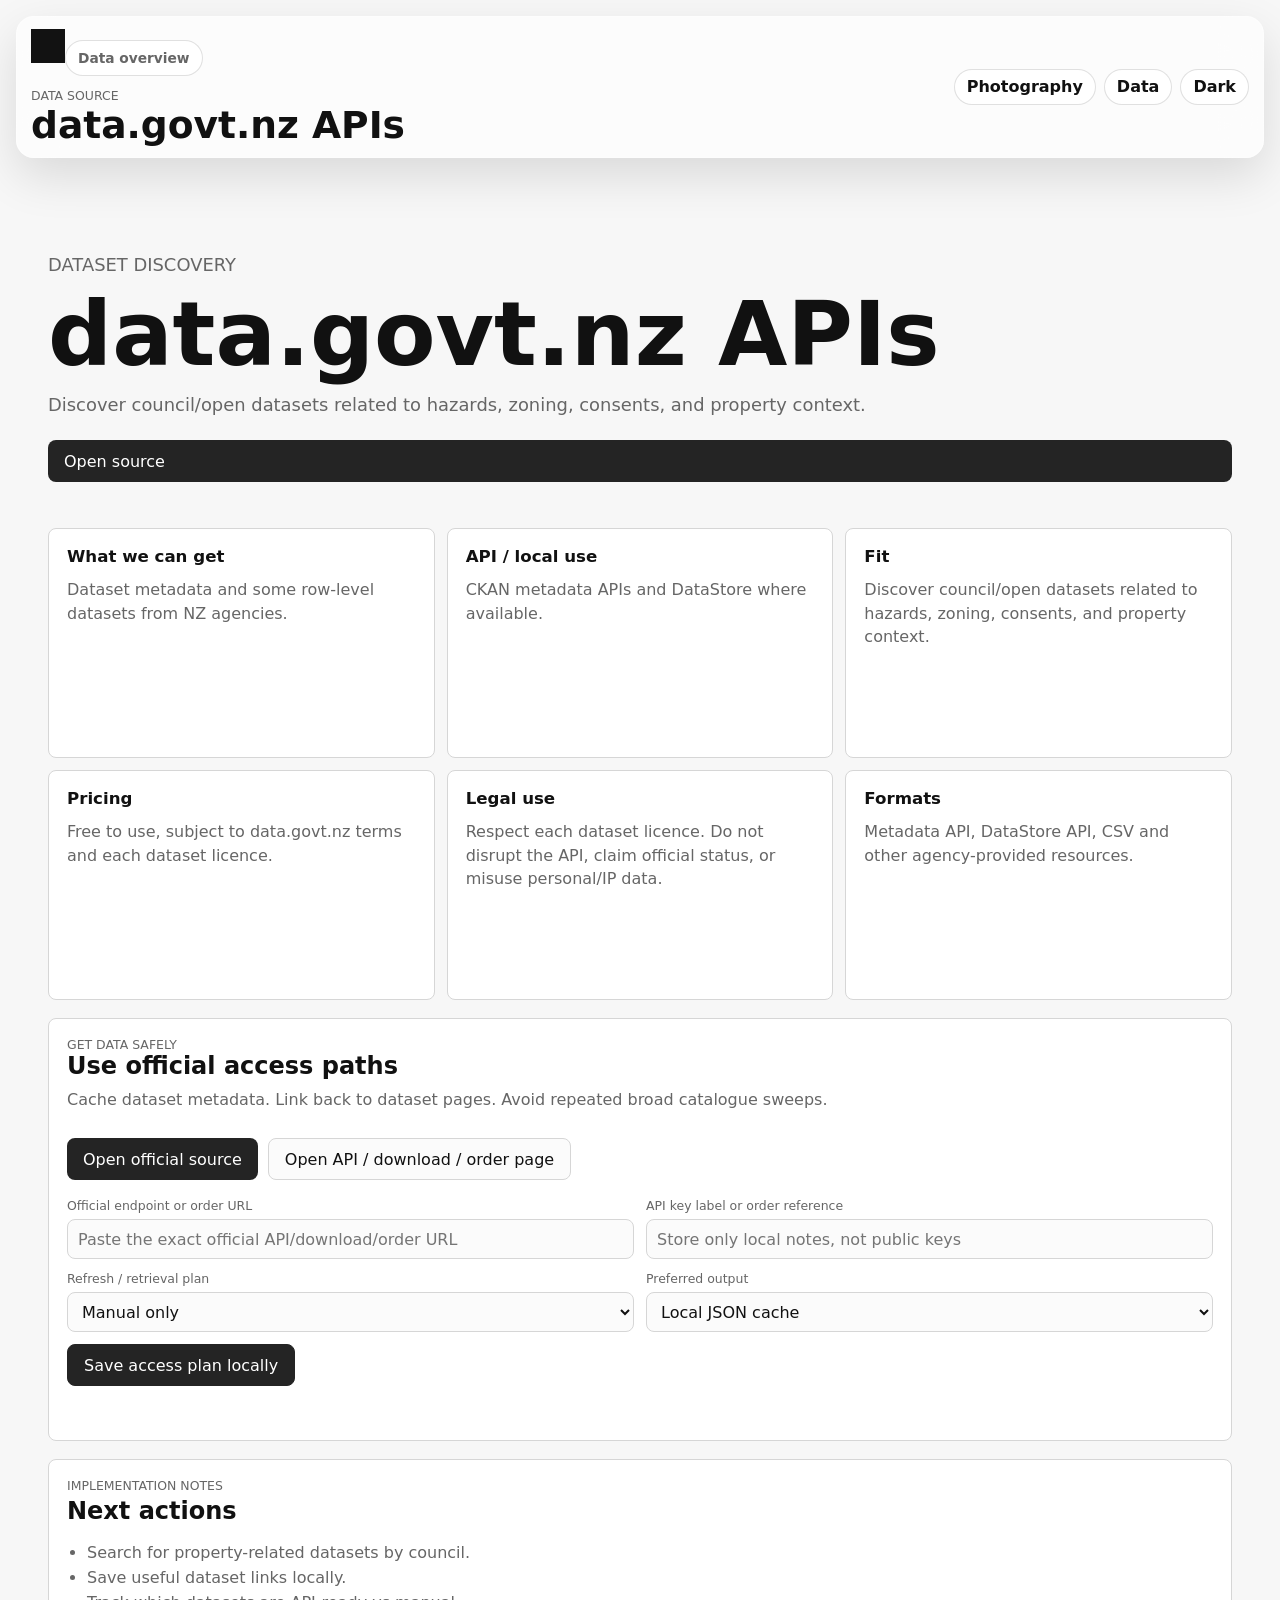
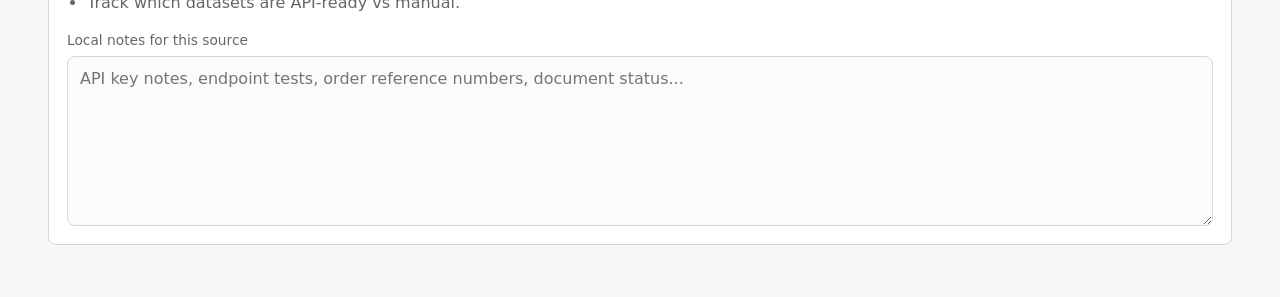
<file: data/data-govt-nz/index.html>
<!doctype html><html lang="en"><head><meta charset="utf-8"><meta name="viewport" content="width=device-width, initial-scale=1"><title>data.govt.nz APIs | Rental Launch Board</title><script>document.documentElement.dataset.theme=localStorage.getItem("rental-launch-theme")||"light";window.DATA_SOURCE_SLUG="data-govt-nz";</script><link rel="stylesheet" href="../../styles.css"></head><body><header class="topbar utility-topbar"><div><a class="brand-logo" href="../../" aria-label="LeaseReady home"><svg aria-hidden="true"><use href="../../assets/leaseready-logo.svg#leaseready-logo"></use></svg></a><a class="back-link" href="../">Data overview</a><p class="eyebrow">Data source</p><h1>data.govt.nz APIs</h1></div><nav class="top-links" aria-label="Primary navigation"><a href="../../photography/">Photography</a><a href="../">Data</a><button class="theme-toggle" type="button" data-theme-toggle aria-label="Switch colour theme"><span data-theme-label>Dark</span></button></nav></header><main data-source-page></main><script src="../sources.js"></script><script src="../data-page.js"></script><script src="../../site.js"></script></body></html>
</file>
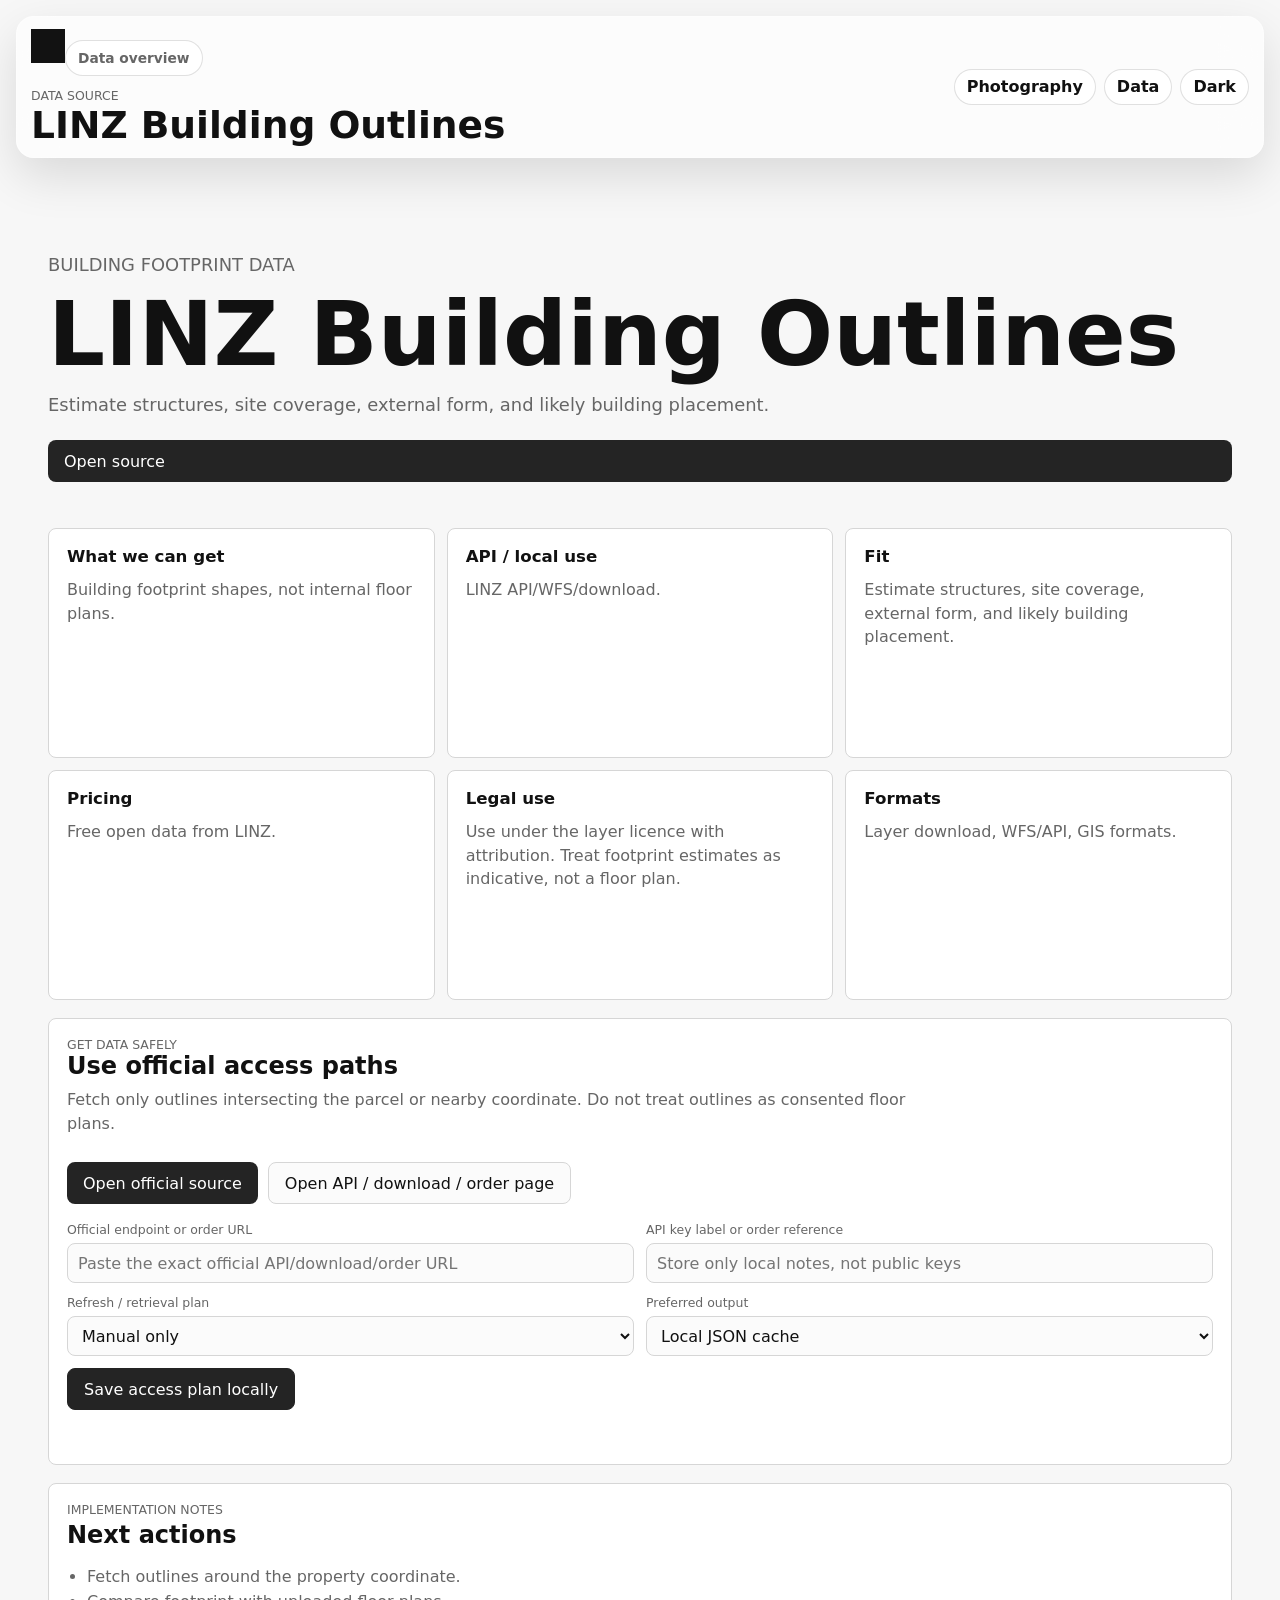
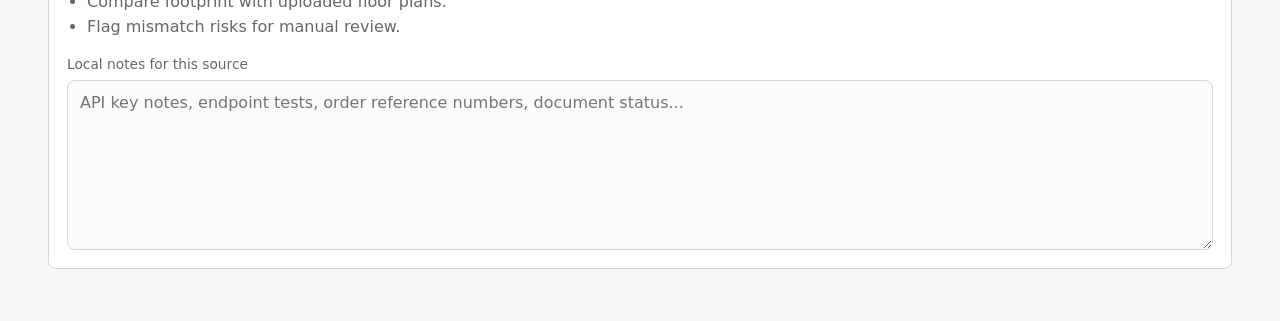
<file: data/linz-building-outlines/index.html>
<!doctype html><html lang="en"><head><meta charset="utf-8"><meta name="viewport" content="width=device-width, initial-scale=1"><title>LINZ Building Outlines | Rental Launch Board</title><script>document.documentElement.dataset.theme=localStorage.getItem("rental-launch-theme")||"light";window.DATA_SOURCE_SLUG="linz-building-outlines";</script><link rel="stylesheet" href="../../styles.css"></head><body><header class="topbar utility-topbar"><div><a class="brand-logo" href="../../" aria-label="LeaseReady home"><svg aria-hidden="true"><use href="../../assets/leaseready-logo.svg#leaseready-logo"></use></svg></a><a class="back-link" href="../">Data overview</a><p class="eyebrow">Data source</p><h1>LINZ Building Outlines</h1></div><nav class="top-links" aria-label="Primary navigation"><a href="../../photography/">Photography</a><a href="../">Data</a><button class="theme-toggle" type="button" data-theme-toggle aria-label="Switch colour theme"><span data-theme-label>Dark</span></button></nav></header><main data-source-page></main><script src="../sources.js"></script><script src="../data-page.js"></script><script src="../../site.js"></script></body></html>
</file>
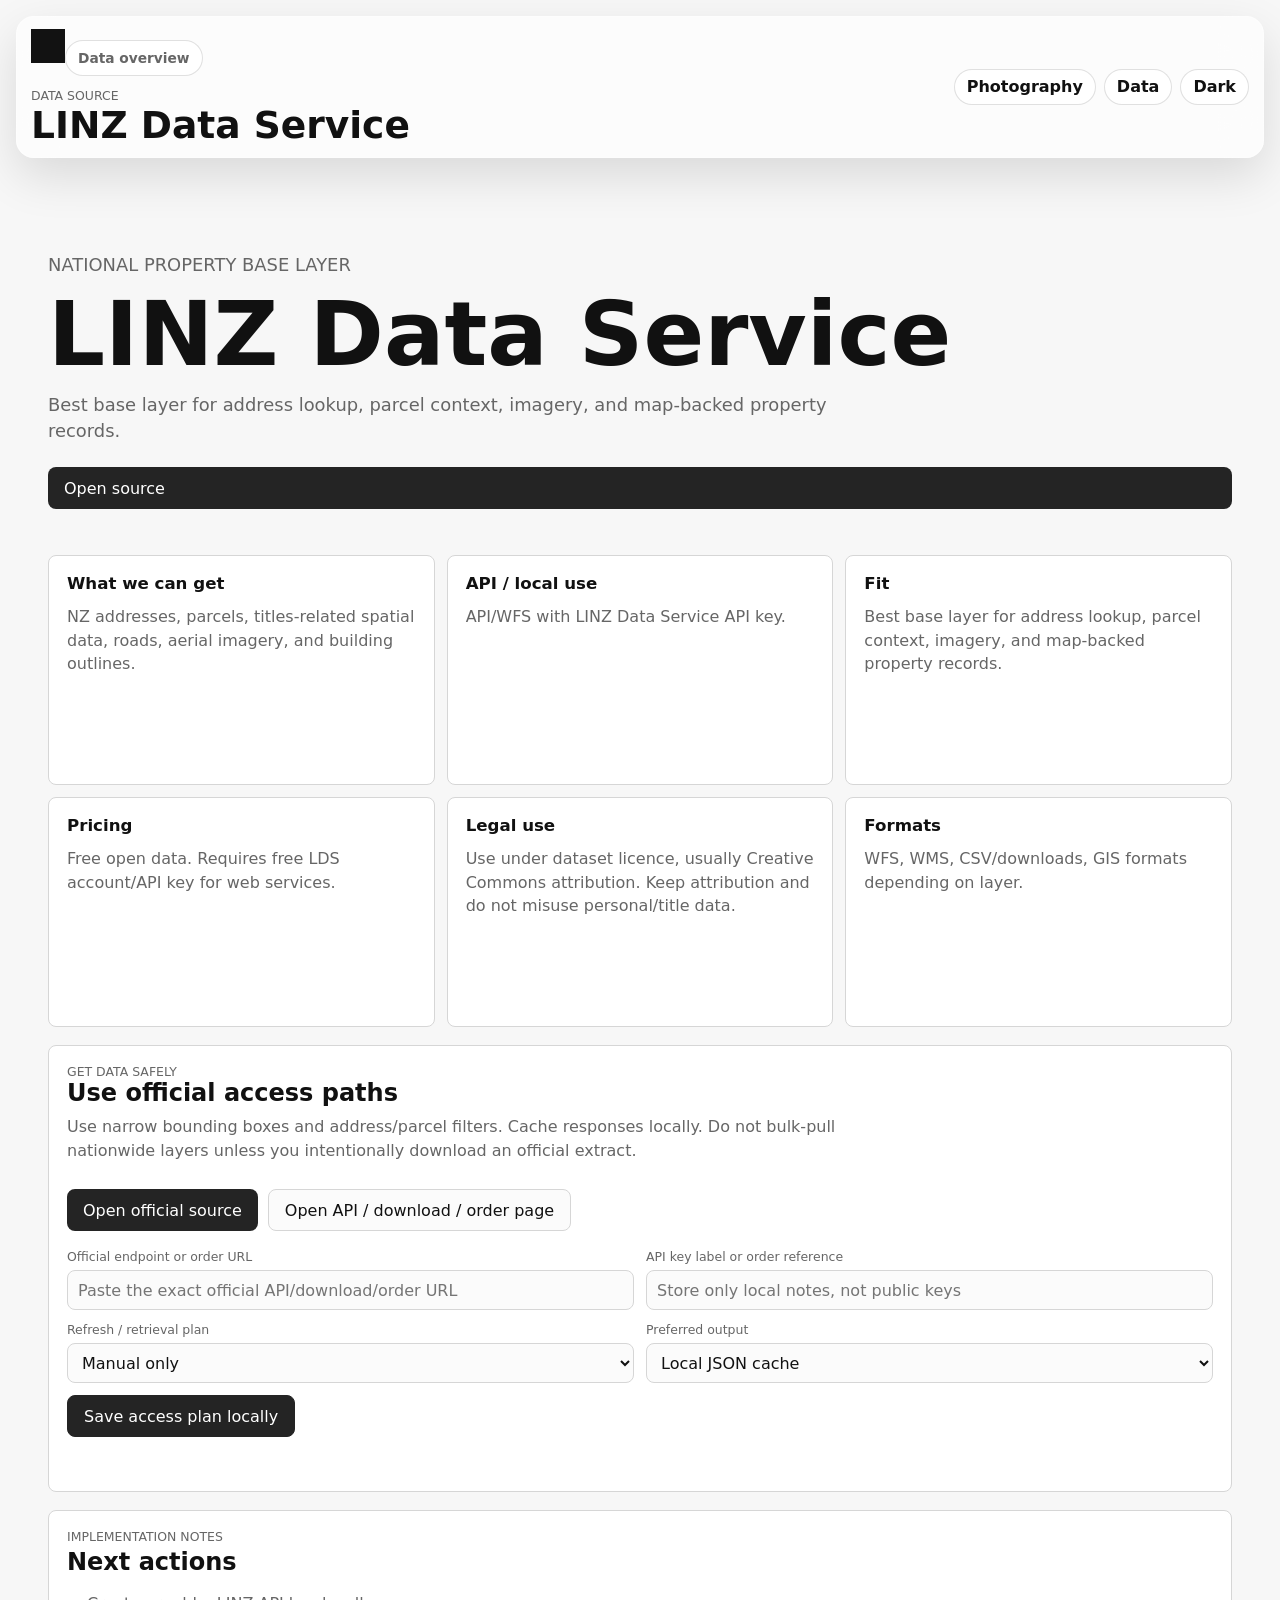
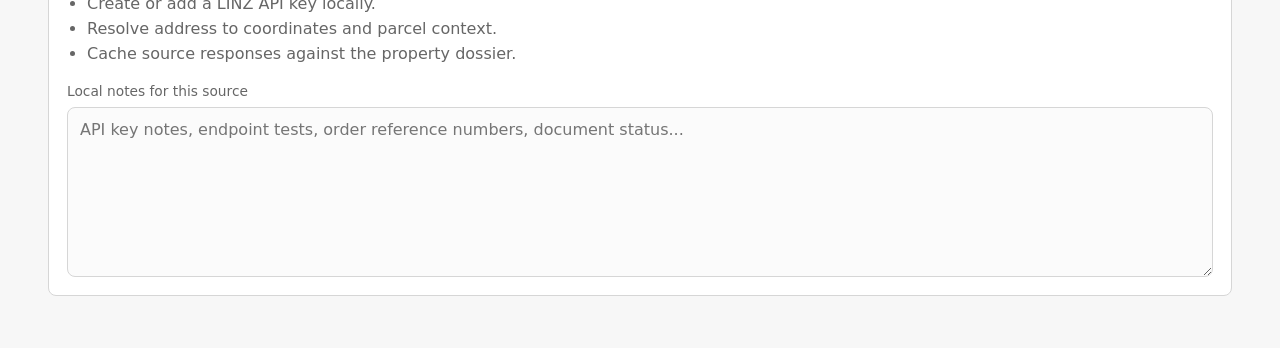
<file: data/linz-data-service/index.html>
<!doctype html><html lang="en"><head><meta charset="utf-8"><meta name="viewport" content="width=device-width, initial-scale=1"><title>LINZ Data Service | Rental Launch Board</title><script>document.documentElement.dataset.theme=localStorage.getItem("rental-launch-theme")||"light";window.DATA_SOURCE_SLUG="linz-data-service";</script><link rel="stylesheet" href="../../styles.css"></head><body><header class="topbar utility-topbar"><div><a class="brand-logo" href="../../" aria-label="LeaseReady home"><svg aria-hidden="true"><use href="../../assets/leaseready-logo.svg#leaseready-logo"></use></svg></a><a class="back-link" href="../">Data overview</a><p class="eyebrow">Data source</p><h1>LINZ Data Service</h1></div><nav class="top-links" aria-label="Primary navigation"><a href="../../photography/">Photography</a><a href="../">Data</a><button class="theme-toggle" type="button" data-theme-toggle aria-label="Switch colour theme"><span data-theme-label>Dark</span></button></nav></header><main data-source-page></main><script src="../sources.js"></script><script src="../data-page.js"></script><script src="../../site.js"></script></body></html>
</file>
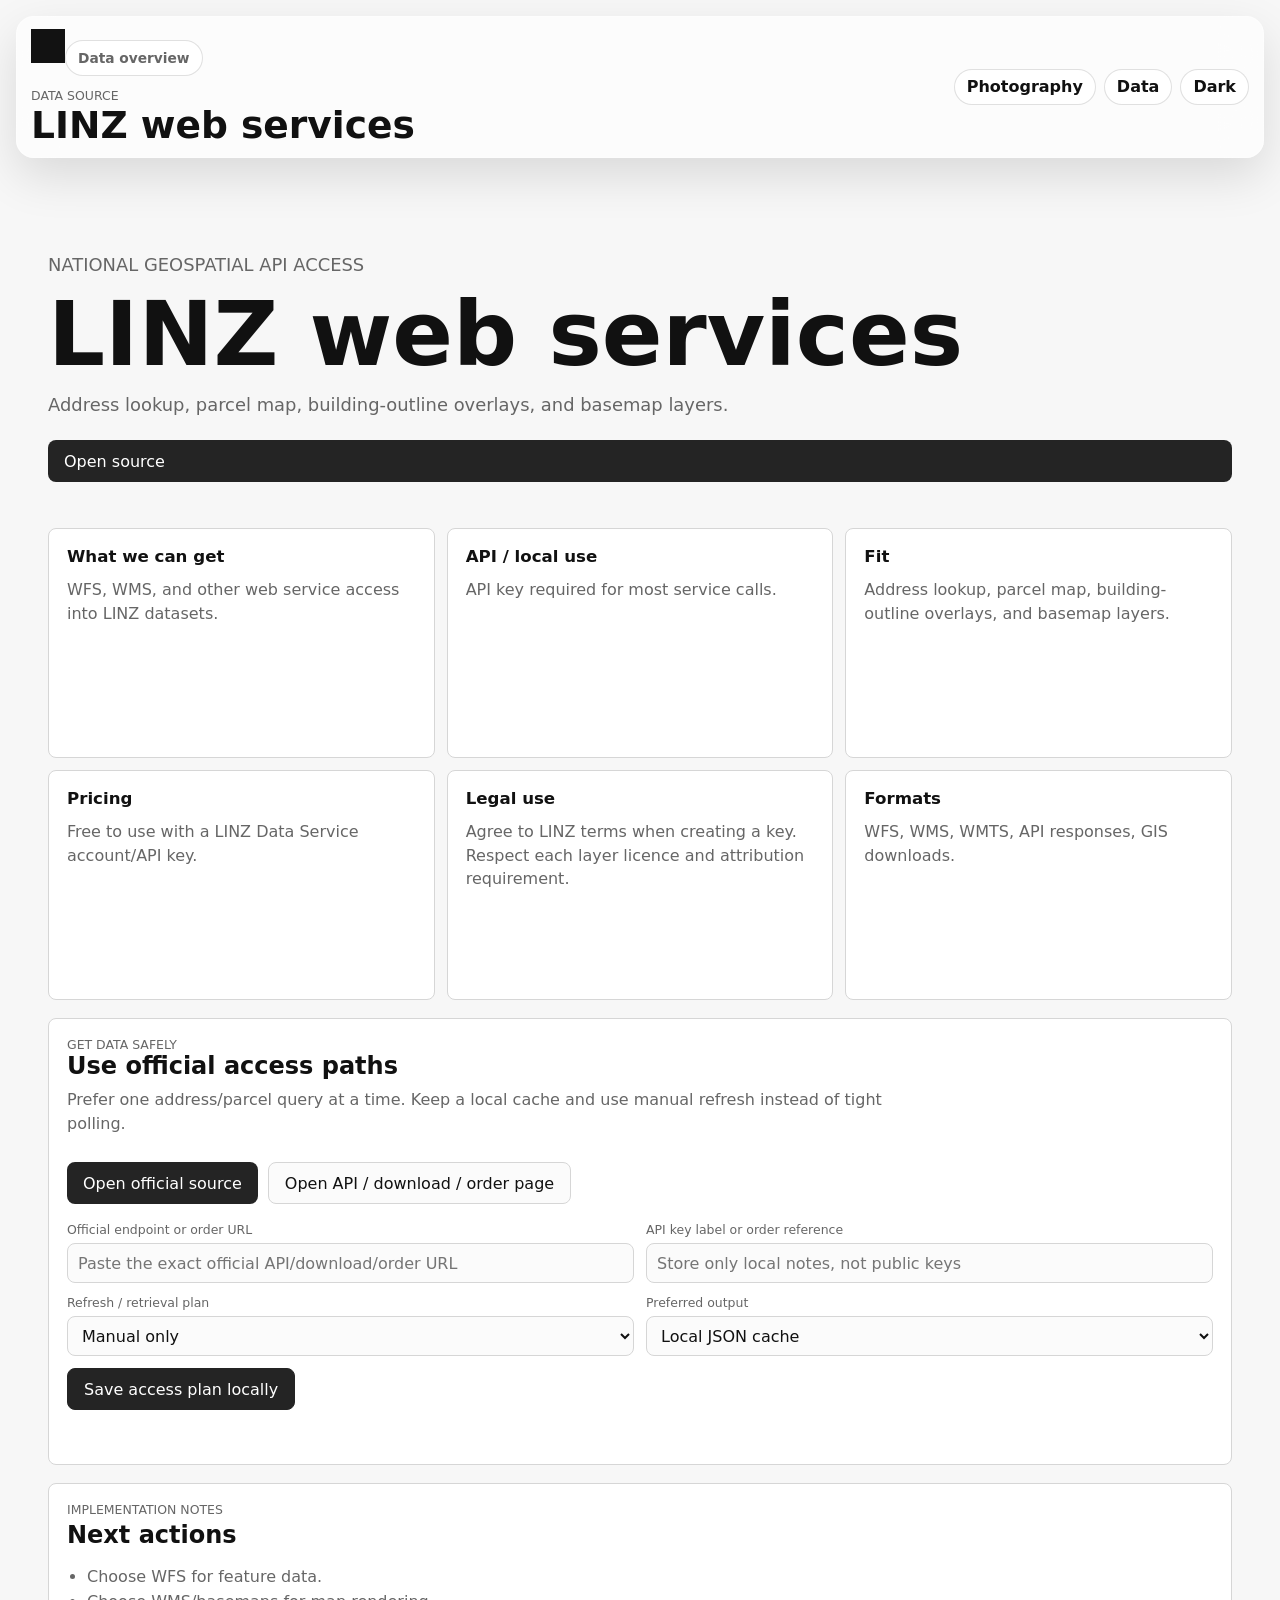
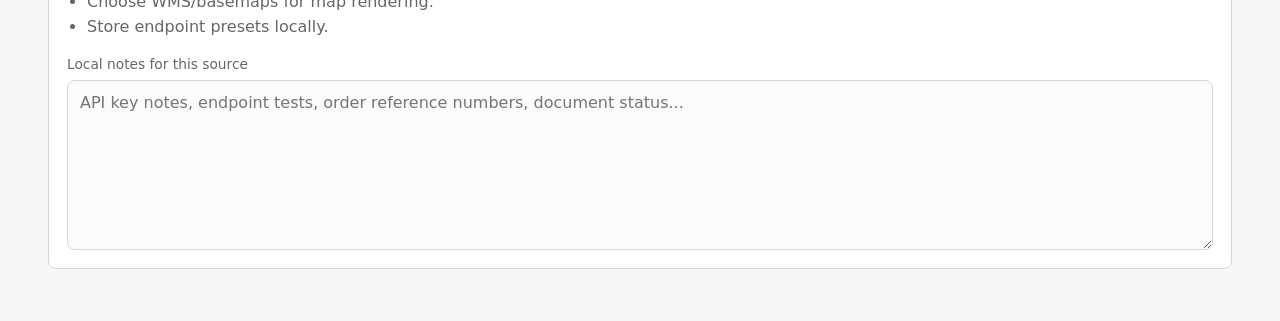
<file: data/linz-web-services/index.html>
<!doctype html><html lang="en"><head><meta charset="utf-8"><meta name="viewport" content="width=device-width, initial-scale=1"><title>LINZ web services | Rental Launch Board</title><script>document.documentElement.dataset.theme=localStorage.getItem("rental-launch-theme")||"light";window.DATA_SOURCE_SLUG="linz-web-services";</script><link rel="stylesheet" href="../../styles.css"></head><body><header class="topbar utility-topbar"><div><a class="brand-logo" href="../../" aria-label="LeaseReady home"><svg aria-hidden="true"><use href="../../assets/leaseready-logo.svg#leaseready-logo"></use></svg></a><a class="back-link" href="../">Data overview</a><p class="eyebrow">Data source</p><h1>LINZ web services</h1></div><nav class="top-links" aria-label="Primary navigation"><a href="../../photography/">Photography</a><a href="../">Data</a><button class="theme-toggle" type="button" data-theme-toggle aria-label="Switch colour theme"><span data-theme-label>Dark</span></button></nav></header><main data-source-page></main><script src="../sources.js"></script><script src="../data-page.js"></script><script src="../../site.js"></script></body></html>
</file>
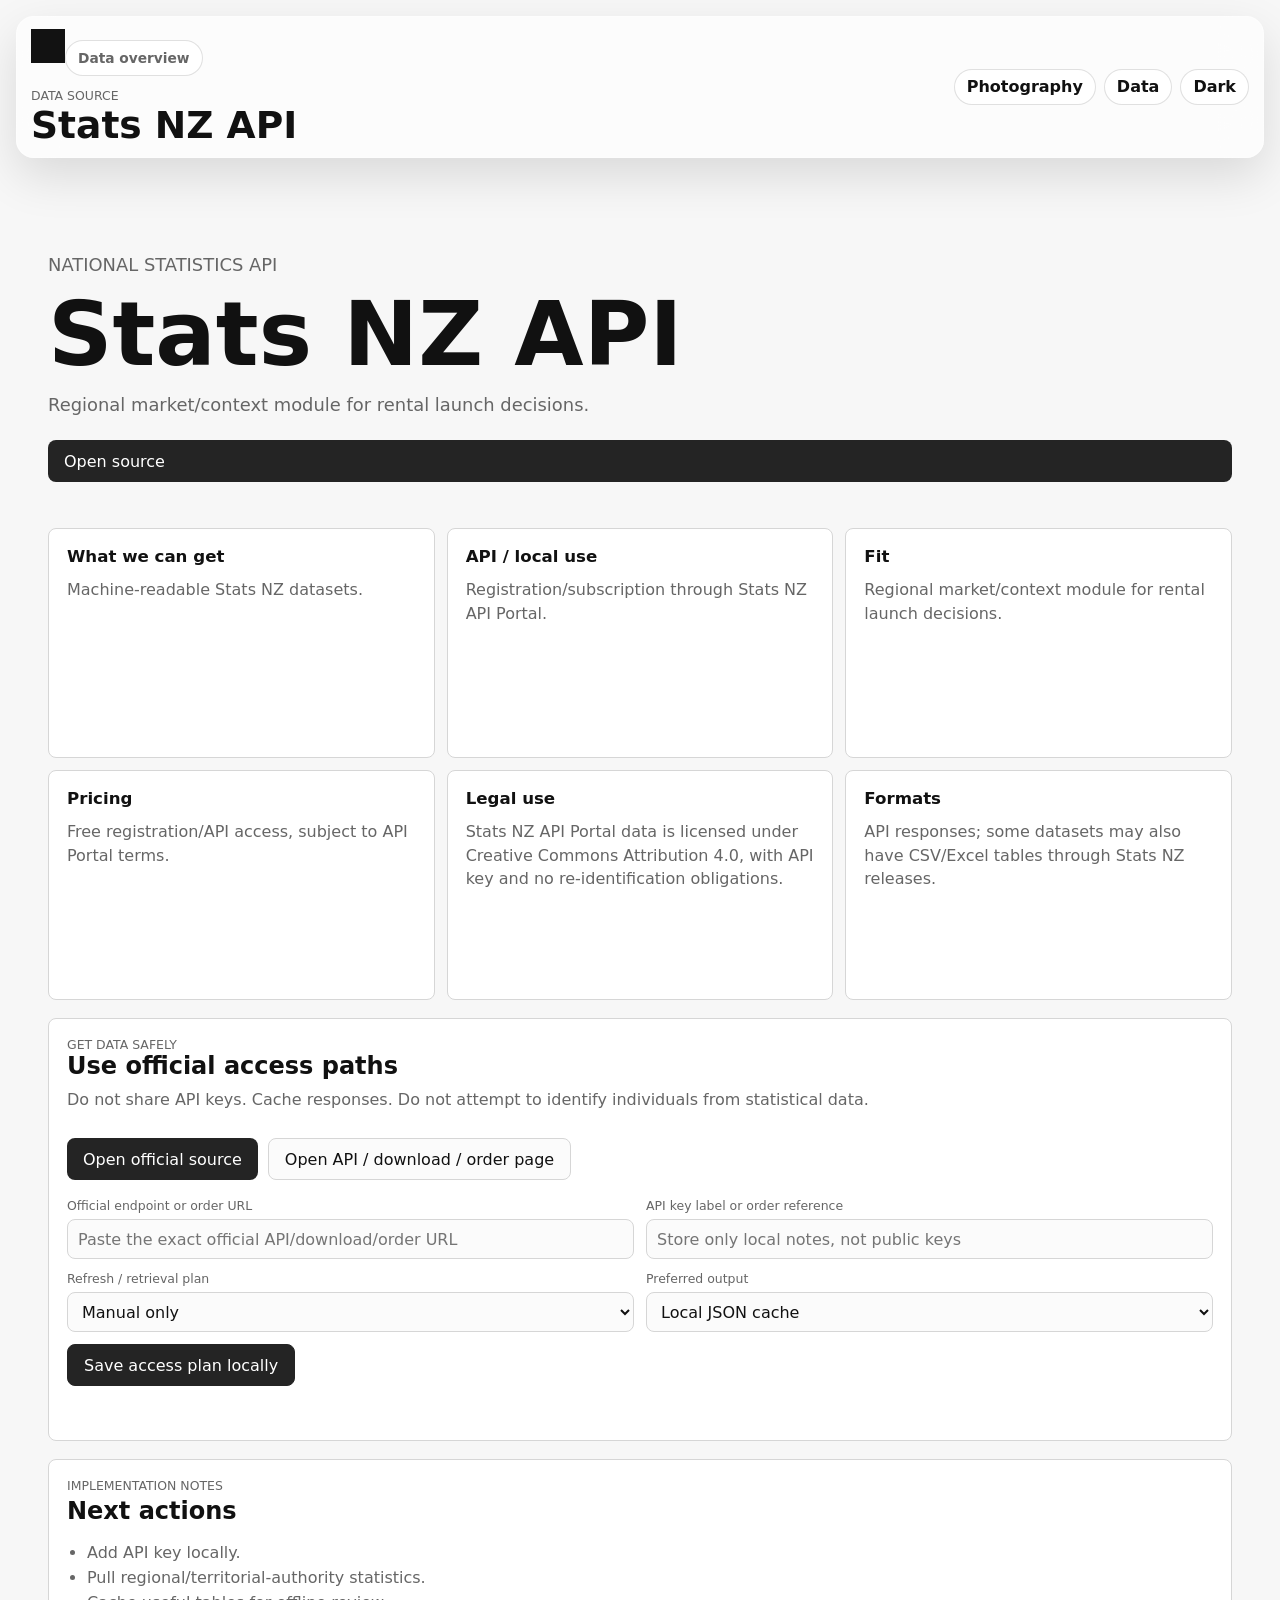
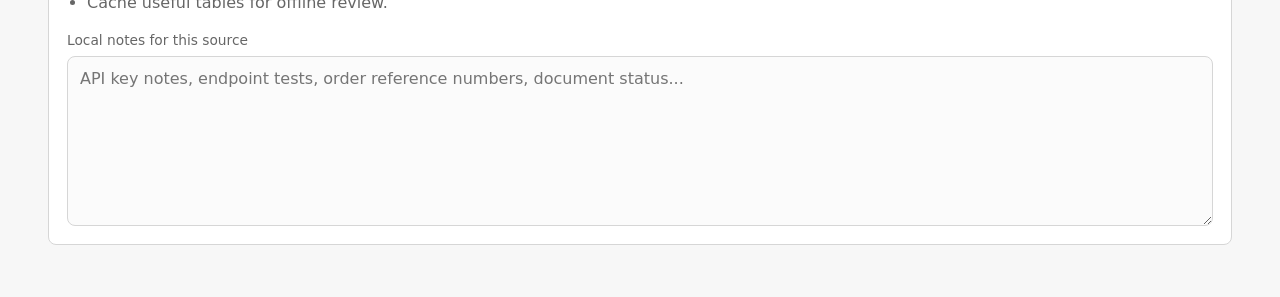
<file: data/stats-nz-api/index.html>
<!doctype html><html lang="en"><head><meta charset="utf-8"><meta name="viewport" content="width=device-width, initial-scale=1"><title>Stats NZ API | Rental Launch Board</title><script>document.documentElement.dataset.theme=localStorage.getItem("rental-launch-theme")||"light";window.DATA_SOURCE_SLUG="stats-nz-api";</script><link rel="stylesheet" href="../../styles.css"></head><body><header class="topbar utility-topbar"><div><a class="brand-logo" href="../../" aria-label="LeaseReady home"><svg aria-hidden="true"><use href="../../assets/leaseready-logo.svg#leaseready-logo"></use></svg></a><a class="back-link" href="../">Data overview</a><p class="eyebrow">Data source</p><h1>Stats NZ API</h1></div><nav class="top-links" aria-label="Primary navigation"><a href="../../photography/">Photography</a><a href="../">Data</a><button class="theme-toggle" type="button" data-theme-toggle aria-label="Switch colour theme"><span data-theme-label>Dark</span></button></nav></header><main data-source-page></main><script src="../sources.js"></script><script src="../data-page.js"></script><script src="../../site.js"></script></body></html>
</file>
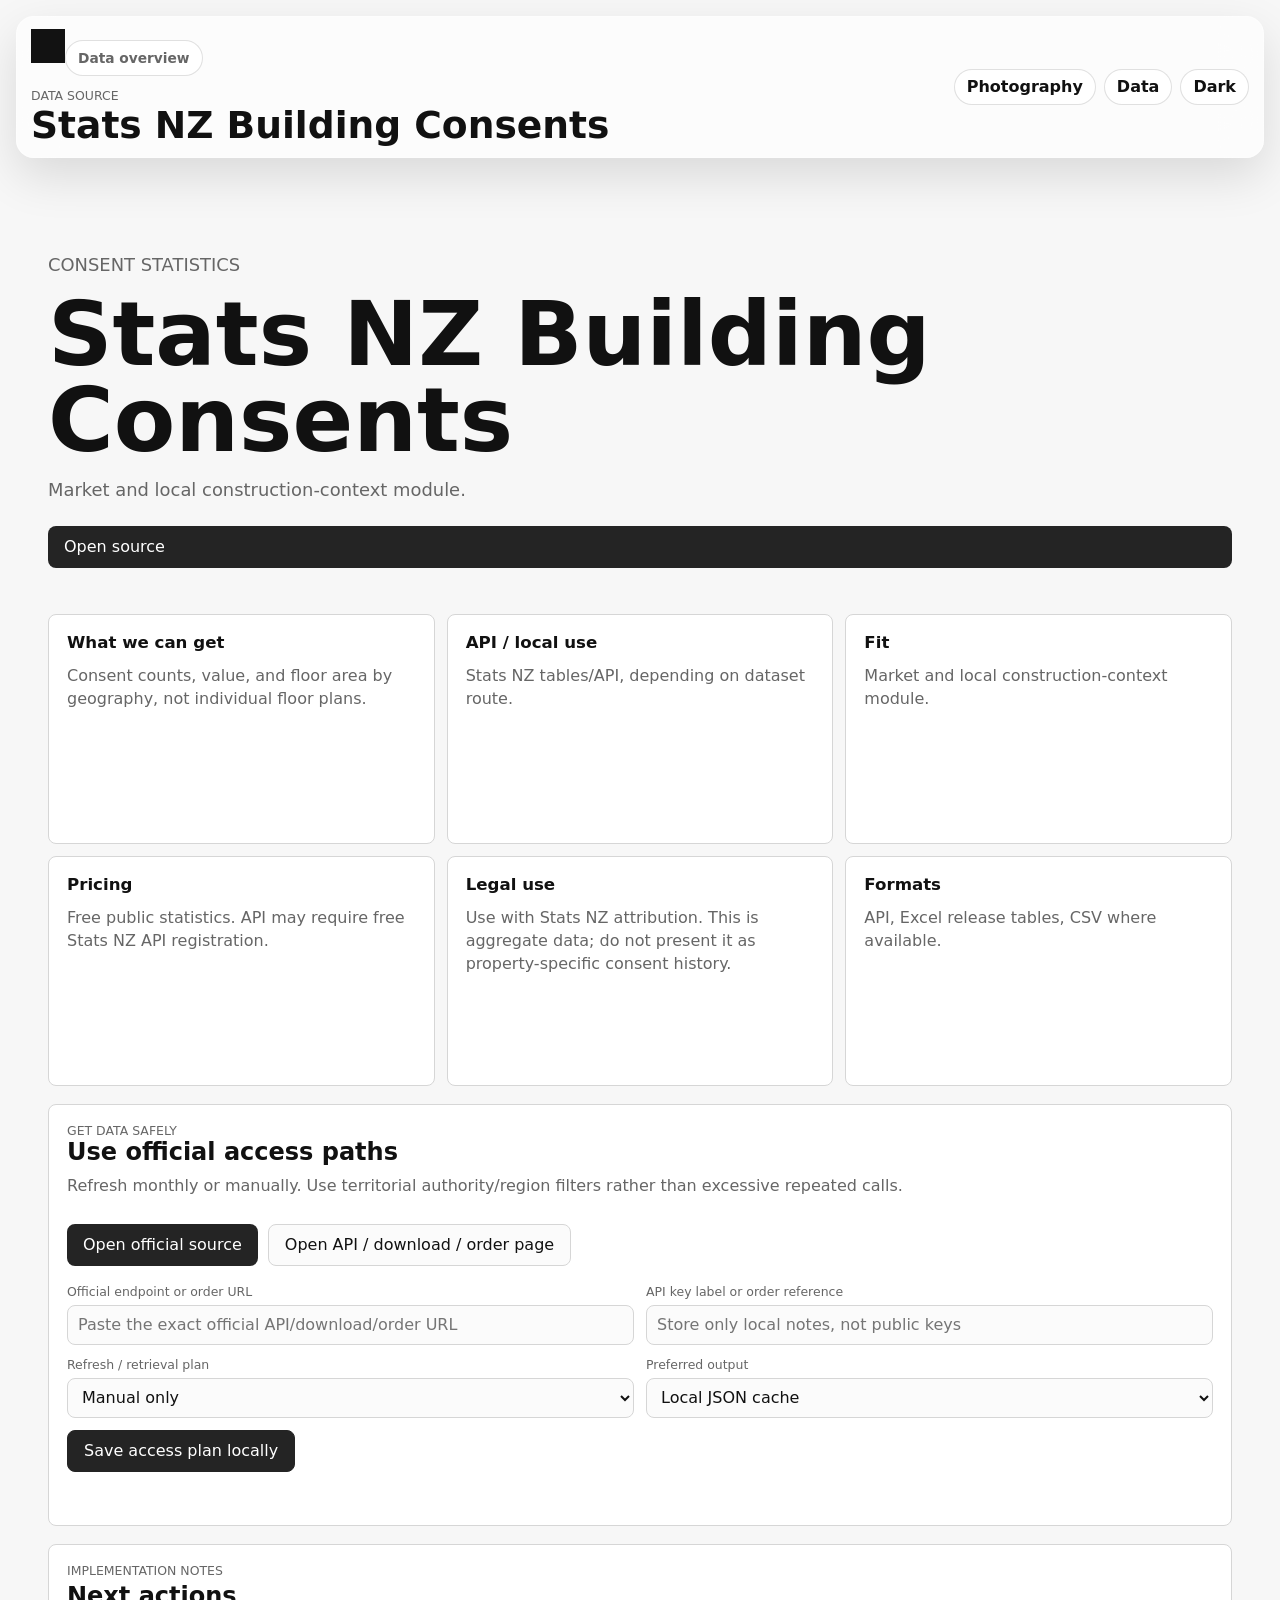
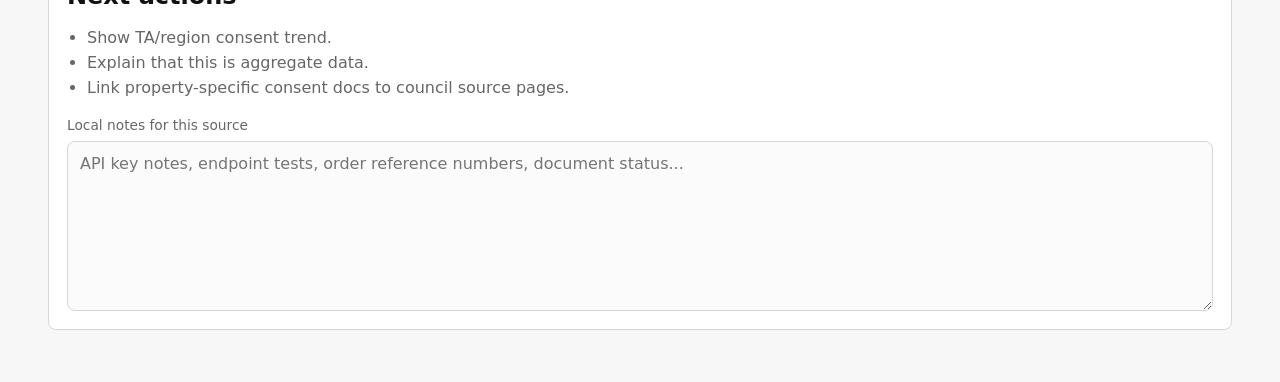
<file: data/stats-nz-building-consents/index.html>
<!doctype html><html lang="en"><head><meta charset="utf-8"><meta name="viewport" content="width=device-width, initial-scale=1"><title>Stats NZ Building Consents | Rental Launch Board</title><script>document.documentElement.dataset.theme=localStorage.getItem("rental-launch-theme")||"light";window.DATA_SOURCE_SLUG="stats-nz-building-consents";</script><link rel="stylesheet" href="../../styles.css"></head><body><header class="topbar utility-topbar"><div><a class="brand-logo" href="../../" aria-label="LeaseReady home"><svg aria-hidden="true"><use href="../../assets/leaseready-logo.svg#leaseready-logo"></use></svg></a><a class="back-link" href="../">Data overview</a><p class="eyebrow">Data source</p><h1>Stats NZ Building Consents</h1></div><nav class="top-links" aria-label="Primary navigation"><a href="../../photography/">Photography</a><a href="../">Data</a><button class="theme-toggle" type="button" data-theme-toggle aria-label="Switch colour theme"><span data-theme-label>Dark</span></button></nav></header><main data-source-page></main><script src="../sources.js"></script><script src="../data-page.js"></script><script src="../../site.js"></script></body></html>
</file>
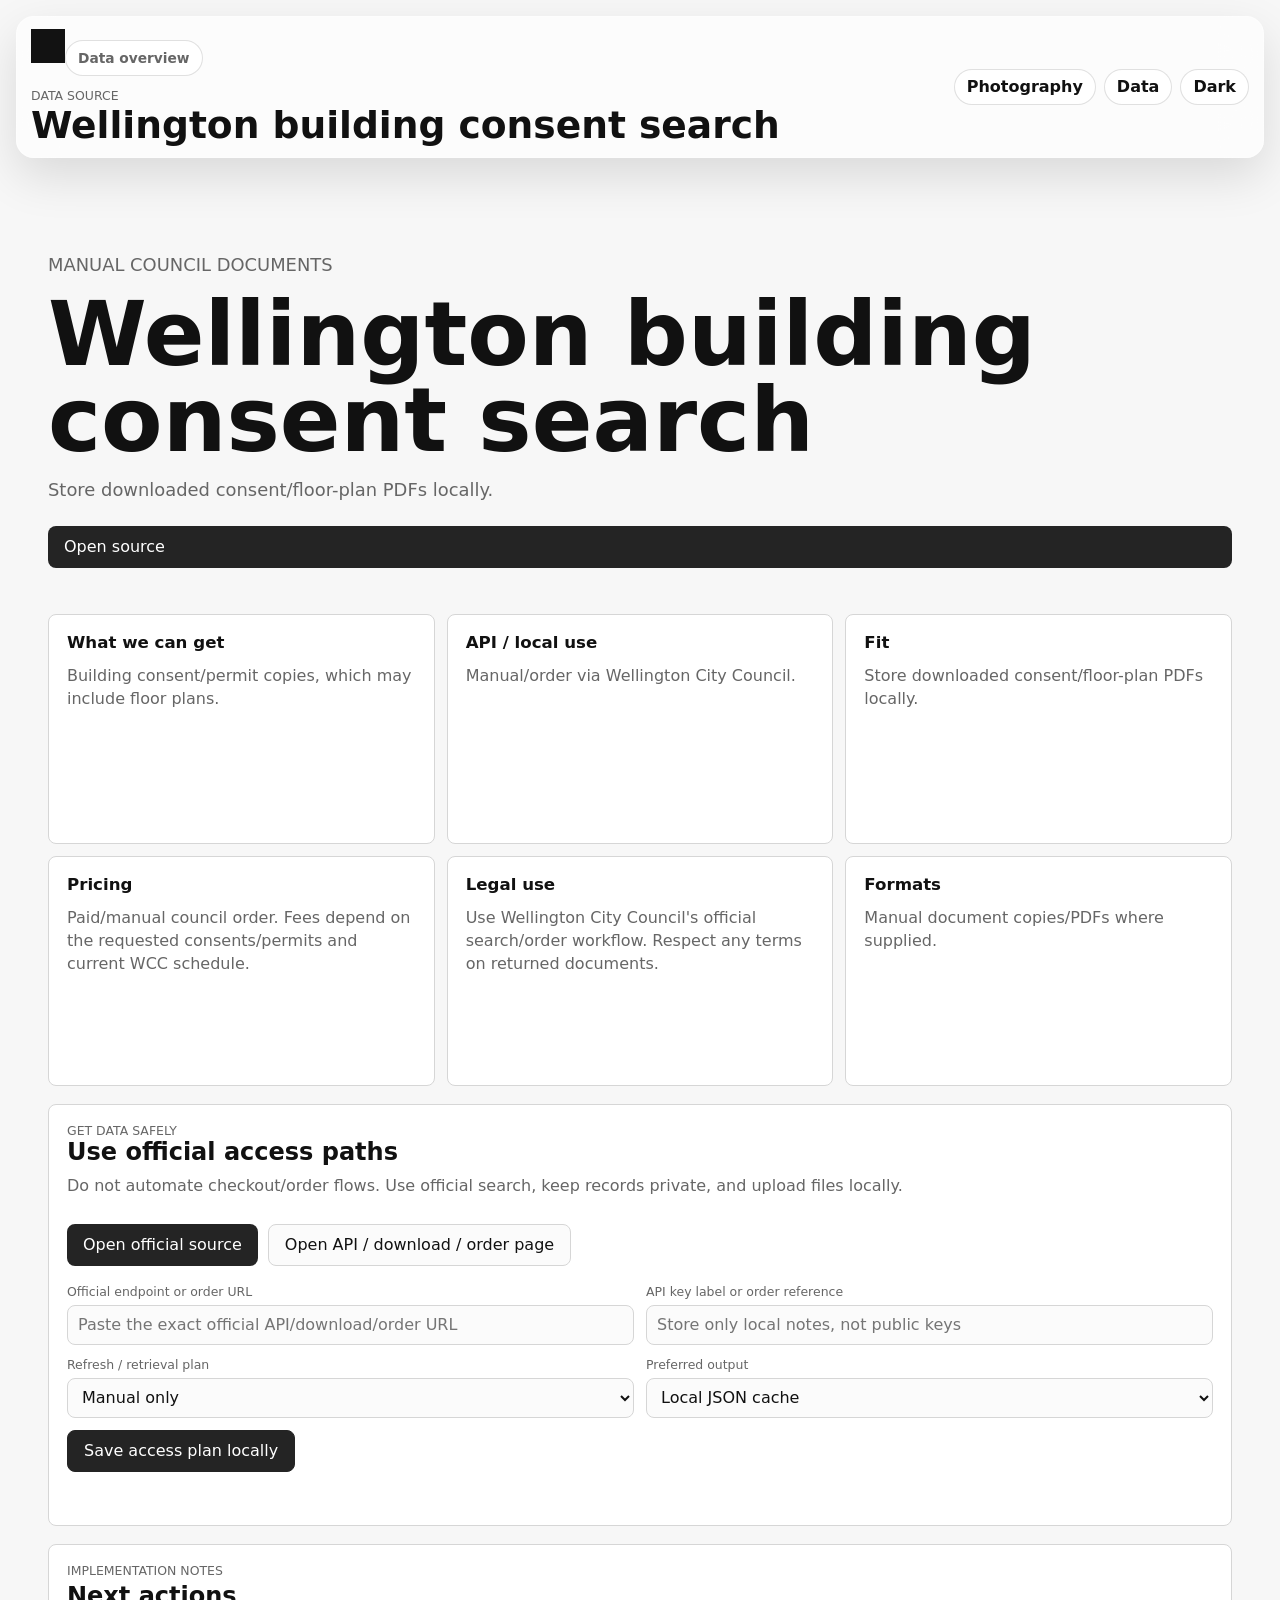
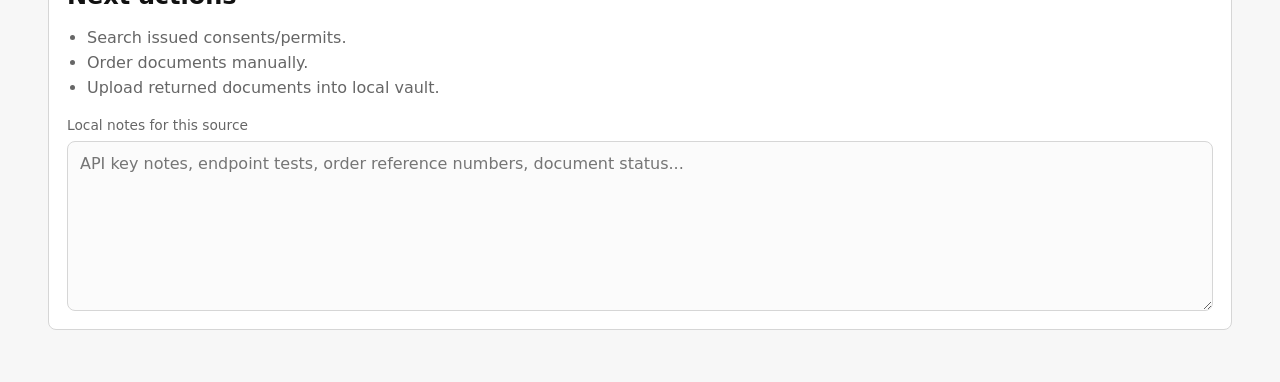
<file: data/wellington-building-consent-search/index.html>
<!doctype html><html lang="en"><head><meta charset="utf-8"><meta name="viewport" content="width=device-width, initial-scale=1"><title>Wellington building consent search | Rental Launch Board</title><script>document.documentElement.dataset.theme=localStorage.getItem("rental-launch-theme")||"light";window.DATA_SOURCE_SLUG="wellington-building-consent-search";</script><link rel="stylesheet" href="../../styles.css"></head><body><header class="topbar utility-topbar"><div><a class="brand-logo" href="../../" aria-label="LeaseReady home"><svg aria-hidden="true"><use href="../../assets/leaseready-logo.svg#leaseready-logo"></use></svg></a><a class="back-link" href="../">Data overview</a><p class="eyebrow">Data source</p><h1>Wellington building consent search</h1></div><nav class="top-links" aria-label="Primary navigation"><a href="../../photography/">Photography</a><a href="../">Data</a><button class="theme-toggle" type="button" data-theme-toggle aria-label="Switch colour theme"><span data-theme-label>Dark</span></button></nav></header><main data-source-page></main><script src="../sources.js"></script><script src="../data-page.js"></script><script src="../../site.js"></script></body></html>
</file>
<file: styles.css>
:root {
  color-scheme: light;
  --bg: #f7f7f7;
  --panel: #ffffff;
  --text: #111111;
  --muted: #666666;
  --soft: #e8e8e8;
  --line: #d6d6d6;
  --dark: #242424;
  --danger: #5a1f1f;
  --shadow: 0 18px 45px rgba(0, 0, 0, 0.08);
  --topbar-bg: rgba(255, 255, 255, 0.62);
  --topbar-control-bg: rgba(255, 255, 255, 0.72);
  --topbar-control-hover: rgba(255, 255, 255, 0.9);
  --button-text-on-dark: #ffffff;
  --hero-header-offset: 79px;
  --hover-bg: #fafafa;
  --icon-bg: #f3f3f3;
  --subtle-bg: #f9f9f9;
  --drop-bg: #fbfbfb;
  --drop-active-bg: #eeeeee;
  --dash: #adadad;
  --image-bg: #eeeeee;
}

[data-theme="dark"] {
  color-scheme: dark;
  --bg: #111111;
  --panel: #181818;
  --text: #f2f2f2;
  --muted: #ababab;
  --soft: #2a2a2a;
  --line: #3a3a3a;
  --dark: #f2f2f2;
  --danger: #f0a8a8;
  --shadow: 0 18px 45px rgba(0, 0, 0, 0.42);
  --topbar-bg: rgba(18, 18, 18, 0.58);
  --topbar-control-bg: rgba(28, 28, 28, 0.72);
  --topbar-control-hover: rgba(42, 42, 42, 0.9);
  --button-text-on-dark: #111111;
  --hover-bg: #202020;
  --icon-bg: #222222;
  --subtle-bg: #202020;
  --drop-bg: #161616;
  --drop-active-bg: #242424;
  --dash: #6a6a6a;
  --image-bg: #252525;
}

* {
  box-sizing: border-box;
}

body {
  margin: 0;
  background: var(--bg);
  color: var(--text);
  font-family: Inter, ui-sans-serif, system-ui, -apple-system, BlinkMacSystemFont, "Segoe UI", sans-serif;
  overflow-x: clip;
}

button,
input,
select {
  font: inherit;
}

button {
  cursor: pointer;
}

.topbar {
  position: sticky;
  top: 16px;
  z-index: 5;
  display: flex;
  align-items: center;
  justify-content: space-between;
  gap: 24px;
  width: calc(100% - 32px);
  margin: 16px 16px 0;
  padding: 12px 14px;
  background: var(--topbar-bg);
  border: 1px solid rgba(255, 255, 255, 0.38);
  border-radius: 18px;
  box-shadow: 0 18px 48px rgba(0, 0, 0, 0.12);
  backdrop-filter: blur(22px) saturate(150%);
  -webkit-backdrop-filter: blur(22px) saturate(150%);
}

.home-topbar {
  align-items: center;
}

.brand-logo {
  display: inline-flex;
  align-items: center;
  width: 34px;
  height: 34px;
  margin-bottom: 12px;
  color: #121212;
  text-decoration: none;
}

[data-theme="dark"] .brand-logo {
  color: #ffffff;
}

.home-topbar .brand-logo {
  margin-bottom: 0;
}

.brand-logo svg {
  display: block;
  width: 100%;
  height: 100%;
}

.utility-topbar {
  min-height: var(--hero-header-offset);
}

.top-links {
  display: flex;
  flex-wrap: wrap;
  justify-content: flex-end;
  gap: 8px;
}

.back-link,
.primary-link,
.secondary-link,
.reference-links a,
.top-links a,
.data-menu-panel a,
.data-access-row h3 a,
.feature-card a,
.sources-section a {
  color: var(--text);
  text-decoration: none;
}

.back-link,
.top-links a,
.data-menu summary,
.theme-toggle {
  display: inline-flex;
  align-items: center;
  min-height: 36px;
  padding: 0 12px;
  border: 1px solid rgba(125, 125, 125, 0.24);
  border-radius: 999px;
  background: var(--topbar-control-bg);
  box-shadow: inset 0 1px 0 rgba(255, 255, 255, 0.34);
  color: var(--text);
  font-weight: 650;
}

.data-menu {
  position: relative;
}

.data-menu summary {
  list-style: none;
  cursor: pointer;
}

.data-menu summary::-webkit-details-marker {
  display: none;
}

.data-menu-panel {
  position: absolute;
  top: calc(100% + 8px);
  right: 0;
  z-index: 20;
  display: grid;
  gap: 4px;
  width: min(340px, calc(100vw - 32px));
  max-height: min(520px, calc(100vh - 140px));
  overflow: auto;
  padding: 8px;
  border: 1px solid var(--line);
  border-radius: 8px;
  background: var(--panel);
  box-shadow: var(--shadow);
}

.data-menu-panel a {
  justify-content: flex-start;
  width: 100%;
  min-height: 34px;
  padding: 0 10px;
  border: 1px solid transparent;
  border-radius: 8px;
  background: transparent;
}

.theme-toggle {
  justify-content: center;
}

.back-link {
  width: fit-content;
  margin-bottom: 12px;
  color: var(--muted);
  font-size: 0.86rem;
}

.current-link {
  color: var(--text);
  font-weight: 700;
}

.eyebrow {
  margin: 0 0 4px;
  color: var(--muted);
  font-size: 0.78rem;
  text-transform: uppercase;
  letter-spacing: 0;
}

h1 {
  margin: 0;
  font-size: clamp(1.5rem, 3vw, 2.35rem);
  line-height: 1;
  letter-spacing: 0;
}

main {
  width: min(1280px, 100%);
  margin: 0 auto;
  padding: 22px clamp(14px, 4vw, 48px) 52px;
}

.photo-layout {
  display: grid;
  grid-template-columns: 260px minmax(0, 1fr);
  gap: 18px;
  align-items: start;
  width: min(1480px, 100%);
}

.photo-workspace {
  min-width: 0;
}

.category-sidebar {
  position: sticky;
  top: calc(var(--hero-header-offset) + 18px);
  align-self: start;
}

.category-sidebar-inner {
  display: grid;
  gap: 10px;
  padding: 14px;
  border: 1px solid var(--line);
  border-radius: 8px;
  background: var(--panel);
}

.category-nav {
  display: grid;
  gap: 6px;
}

.category-link {
  display: grid;
  gap: 4px;
  width: 100%;
  padding: 10px;
  border: 1px solid transparent;
  border-radius: 8px;
  background: transparent;
  color: var(--text);
  text-align: left;
}

.category-link:hover,
.category-link.complete {
  border-color: var(--line);
  background: var(--subtle-bg);
}

.category-link.complete .category-link-title::after {
  content: "Complete";
  margin-left: auto;
  color: var(--muted);
  font-size: 0.72rem;
  font-weight: 600;
}

.category-link-title {
  display: flex;
  align-items: center;
  gap: 8px;
  min-width: 0;
  font-weight: 700;
}

.category-link-title svg {
  flex: 0 0 auto;
}

.category-link-meta {
  color: var(--muted);
  font-size: 0.78rem;
}

.home-main {
  display: grid;
  gap: 34px;
  padding-top: 0;
}

.landing-hero {
  position: relative;
  isolation: isolate;
  display: grid;
  align-content: center;
  gap: 18px;
  width: 100vw;
  margin-left: calc(50% - 50vw);
  margin-right: calc(50% - 50vw);
  min-height: calc(100svh - var(--hero-header-offset));
  overflow: hidden;
  padding-block: clamp(24px, 5vw, 56px);
  padding-inline: max(clamp(14px, 4vw, 48px), calc((100vw - 1280px) / 2 + clamp(14px, 4vw, 48px)));
  background-image: url("bg-hero.webp");
  background-position: center;
  background-size: cover;
  color: #ffffff;
}

.landing-hero::before {
  content: "";
  position: absolute;
  inset: 0;
  z-index: 0;
  pointer-events: none;
  background:
    linear-gradient(90deg, rgba(0, 0, 0, 0.68), rgba(0, 0, 0, 0.36) 52%, rgba(0, 0, 0, 0.2)),
    linear-gradient(0deg, rgba(0, 0, 0, 0.38), rgba(0, 0, 0, 0.12));
}

.landing-hero > * {
  position: relative;
  z-index: 1;
}

.landing-hero h1,
.landing-hero .hero-slogan {
  max-width: 920px;
  color: #ffffff;
  text-shadow: 0 2px 28px rgba(0, 0, 0, 0.42);
}

.landing-hero h1,
.section-intro h2,
.roadmap-section h2 {
  margin: 0;
  font-size: clamp(3rem, 9vw, 8rem);
  line-height: 0.95;
  letter-spacing: 0;
}

.hero-slogan {
  margin: 0;
  color: var(--muted);
  font-size: clamp(1.25rem, 3vw, 2rem);
  font-weight: 650;
}

.js-reveal-ready .reveal-item {
  opacity: 0;
  transform: translateY(18px);
  filter: blur(4px);
  transition:
    opacity 520ms ease,
    transform 520ms ease,
    filter 520ms ease,
    border-color 180ms ease;
  transition-delay: var(--reveal-delay, 0ms);
  will-change: opacity, transform, filter;
}

.js-reveal-ready .reveal-item.is-visible {
  opacity: 1;
  transform: translateY(0);
  filter: blur(0);
}

.reference-links {
  display: flex;
  flex-wrap: wrap;
  gap: 8px;
  margin-bottom: 16px;
}

.reference-links a {
  display: inline-flex;
  align-items: center;
  min-height: 34px;
  padding: 0 10px;
  border: 1px solid var(--line);
  border-radius: 8px;
  background: var(--panel);
  color: var(--muted);
  font-size: 0.88rem;
  font-weight: 600;
}

.reference-links a:hover,
.back-link:hover,
.top-links a:hover,
.data-menu summary:hover,
.data-menu-panel a:hover,
.theme-toggle:hover {
  border-color: var(--dark);
}

.back-link:hover,
.top-links a:hover,
.data-menu summary:hover,
.theme-toggle:hover {
  background: var(--topbar-control-hover);
}

.section-intro h2,
.roadmap-section h2 {
  font-size: clamp(1.7rem, 3vw, 2.5rem);
}

.lede,
.section-intro p {
  max-width: 760px;
  color: var(--muted);
  font-size: 1.08rem;
  line-height: 1.55;
}

.primary-link {
  display: inline-flex;
  align-items: center;
  min-height: 42px;
  margin-top: 8px;
  padding: 0 16px;
  border-radius: 8px;
  background: var(--dark);
  color: var(--button-text-on-dark);
}

.workflow-section,
.roadmap-section,
.data-access-section,
.sources-section {
  border-top: 1px solid var(--line);
  padding-top: 28px;
}

.feature-grid {
  display: grid;
  grid-template-columns: repeat(3, minmax(0, 1fr));
  gap: 12px;
}

.feature-card {
  display: grid;
  align-content: start;
  gap: 12px;
  min-height: 230px;
  padding: 18px;
  border: 1px solid var(--line);
  border-radius: 8px;
  background: var(--panel);
}

.feature-card h3 {
  margin: 0;
  font-size: 1.04rem;
}

.feature-card p {
  margin: 0;
  color: var(--muted);
  line-height: 1.45;
}

.feature-card a,
.sources-section a {
  width: fit-content;
  border-bottom: 1px solid var(--text);
}

.data-source-grid,
.data-detail-grid {
  display: grid;
  grid-template-columns: repeat(3, minmax(0, 1fr));
  gap: 12px;
  margin-top: 20px;
}

.data-detail-hero {
  display: grid;
  gap: 14px;
  padding: clamp(26px, 6vw, 72px) 0 26px;
}

.data-detail-hero h1 {
  margin: 0;
  font-size: clamp(2.4rem, 7vw, 5.8rem);
  line-height: 0.95;
}

.data-detail-hero p {
  max-width: 840px;
  margin: 0;
  color: var(--muted);
  font-size: 1.12rem;
  line-height: 1.5;
}

.data-notes {
  display: grid;
  gap: 16px;
  margin-top: 18px;
  padding: 18px;
  border: 1px solid var(--line);
  border-radius: 8px;
  background: var(--panel);
}

.data-notes h2 {
  margin: 0;
}

.data-notes ul {
  margin: 0;
  padding-left: 20px;
  color: var(--muted);
  line-height: 1.55;
}

.data-notes label {
  display: grid;
  gap: 8px;
}

.data-notes label span {
  color: var(--muted);
  font-size: 0.86rem;
}

.data-notes textarea {
  width: 100%;
  min-height: 170px;
  resize: vertical;
  padding: 12px;
  border: 1px solid var(--line);
  border-radius: 8px;
  background: var(--drop-bg);
  color: var(--text);
  font: inherit;
}

.data-access-section {
  display: grid;
  gap: 18px;
}

.data-access-list {
  display: grid;
  gap: 10px;
}

.data-access-row {
  display: grid;
  grid-template-columns: minmax(260px, 1.5fr) minmax(150px, 0.8fr) minmax(210px, 1fr) minmax(140px, 0.8fr);
  gap: 14px;
  padding: 16px;
  border: 1px solid var(--line);
  border-radius: 8px;
  background: var(--panel);
}

.data-access-row h3,
.data-access-row p {
  margin: 0;
}

.data-access-row h3 {
  margin-bottom: 8px;
  font-size: 1rem;
}

.data-access-row h3 a {
  border-bottom: 1px solid transparent;
}

.data-access-row h3 a:hover {
  border-color: var(--text);
}

.data-access-row p {
  color: var(--muted);
  line-height: 1.45;
}

.data-access-row > div span {
  display: block;
  margin-bottom: 7px;
  color: var(--text);
  font-size: 0.75rem;
  font-weight: 750;
  text-transform: uppercase;
  letter-spacing: 0.06em;
}

.data-safe-interface {
  display: grid;
  gap: 18px;
  margin-top: 18px;
  padding: 18px;
  border: 1px solid var(--line);
  border-radius: 8px;
  background: var(--panel);
}

.data-safe-interface h2,
.data-safe-interface p {
  margin: 0;
}

.data-safe-interface h2 {
  margin-bottom: 8px;
}

.data-safe-interface p:not(.eyebrow) {
  max-width: 860px;
  color: var(--muted);
  line-height: 1.5;
}

.safe-action-row {
  display: flex;
  flex-wrap: wrap;
  gap: 10px;
}

.secondary-link {
  display: inline-flex;
  align-items: center;
  min-height: 42px;
  margin-top: 8px;
  padding: 0 16px;
  border: 1px solid var(--line);
  border-radius: 8px;
  background: var(--drop-bg);
}

.secondary-link:hover {
  border-color: var(--dark);
}

.data-config-form {
  display: grid;
  grid-template-columns: repeat(2, minmax(0, 1fr));
  gap: 12px;
}

.data-config-form label {
  display: grid;
  gap: 6px;
}

.data-config-form span {
  color: var(--muted);
  font-size: 0.78rem;
}

.data-config-form input,
.data-config-form select {
  width: 100%;
  min-height: 40px;
  padding: 0 10px;
  border: 1px solid var(--line);
  border-radius: 8px;
  background: var(--drop-bg);
  color: var(--text);
}

.data-config-form button {
  justify-self: start;
  min-height: 42px;
  padding: 0 16px;
  border: 1px solid var(--dark);
  border-radius: 8px;
  background: var(--dark);
  color: var(--button-text-on-dark);
}

.save-state {
  min-height: 1.3em;
  color: var(--muted);
  font-size: 0.86rem;
}

.property-facts,
.property-source-list {
  display: grid;
  gap: 10px;
}

.property-facts {
  grid-template-columns: repeat(3, minmax(0, 1fr));
}

.property-facts div,
.property-source-list a {
  padding: 12px;
  border: 1px solid var(--line);
  border-radius: 8px;
  background: var(--drop-bg);
}

.property-facts span,
.property-source-list span {
  display: block;
  color: var(--muted);
  font-size: 0.78rem;
  line-height: 1.35;
}

.property-facts strong,
.property-source-list strong {
  display: block;
  margin-top: 4px;
  color: var(--text);
}

.property-source-list a {
  color: var(--text);
  text-decoration: none;
}

.roadmap-list {
  display: grid;
  grid-template-columns: repeat(4, minmax(0, 1fr));
  gap: 12px;
  margin: 18px 0 0;
  padding: 0;
  list-style: none;
}

.roadmap-list li {
  padding: 18px;
  border: 1px solid var(--line);
  border-radius: 8px;
  background: var(--panel);
}

.roadmap-list span {
  font-weight: 700;
}

.roadmap-list p {
  margin: 8px 0 0;
  color: var(--muted);
  line-height: 1.45;
}

.sources-section {
  display: flex;
  flex-wrap: wrap;
  gap: 12px 18px;
  padding-bottom: 28px;
}

.sources-section .eyebrow {
  flex: 1 0 100%;
}

.toolbar,
.view-toggle,
.status-row,
.room-actions,
.modal-meta {
  display: flex;
  align-items: center;
}

.toolbar {
  flex-wrap: wrap;
  justify-content: flex-end;
  gap: 8px;
}

.icon-button,
.view-toggle button,
.status-row button,
.add-button,
.mark-final,
.delete-photo {
  border: 1px solid var(--line);
  background: var(--panel);
  color: var(--text);
}

.icon-button {
  display: inline-flex;
  align-items: center;
  gap: 8px;
  min-height: 38px;
  padding: 0 12px;
  border-radius: 8px;
}

.icon-button:hover,
.view-toggle button:hover,
.status-row button:hover,
.add-button:hover,
.mark-final:hover,
.delete-photo:hover {
  border-color: var(--dark);
}

.danger {
  color: var(--danger);
}

svg {
  width: 18px;
  height: 18px;
  fill: none;
  stroke: currentColor;
  stroke-linecap: round;
  stroke-linejoin: round;
  stroke-width: 1.8;
}

.sprites {
  display: none;
}

.summary {
  display: grid;
  grid-template-columns: repeat(3, minmax(0, 1fr));
  gap: 1px;
  overflow: hidden;
  margin-bottom: 18px;
  border: 1px solid var(--line);
  border-radius: 8px;
  background: var(--line);
}

.summary div {
  min-width: 0;
  padding: 18px;
  background: var(--panel);
}

.summary span {
  display: block;
  font-size: 2rem;
  font-weight: 650;
  line-height: 1;
}

.summary p {
  margin: 6px 0 0;
  color: var(--muted);
}

.view-toggle {
  width: fit-content;
  margin-bottom: 20px;
  padding: 3px;
  border: 1px solid var(--line);
  border-radius: 8px;
  background: var(--panel);
}

.view-toggle button {
  min-height: 34px;
  padding: 0 14px;
  border: 0;
  border-radius: 6px;
  color: var(--muted);
  background: transparent;
}

.view-toggle button.active {
  background: var(--dark);
  color: var(--button-text-on-dark);
}

.rooms-view {
  display: grid;
  gap: 12px;
}

.room {
  overflow: hidden;
  border: 1px solid var(--line);
  border-radius: 8px;
  background: var(--panel);
}

.room-toggle {
  display: grid;
  grid-template-columns: auto 1fr auto;
  align-items: center;
  gap: 14px;
  width: 100%;
  min-height: 66px;
  padding: 0 18px;
  border: 0;
  background: var(--panel);
  color: var(--text);
  text-align: left;
}

.room-toggle:hover {
  background: var(--hover-bg);
}

.room-icon {
  display: grid;
  place-items: center;
  width: 40px;
  height: 40px;
  border: 1px solid var(--line);
  border-radius: 8px;
  background: var(--icon-bg);
}

.room-title {
  min-width: 0;
}

.room-title strong {
  display: block;
  overflow: hidden;
  text-overflow: ellipsis;
  white-space: nowrap;
}

.room-title span {
  display: block;
  margin-top: 3px;
  color: var(--muted);
  font-size: 0.9rem;
}

.chevron {
  transition: transform 160ms ease;
}

.room.open .chevron {
  transform: rotate(180deg);
}

.room-body {
  display: none;
  padding: 0 18px 18px;
  border-top: 1px solid var(--soft);
}

.room.open .room-body {
  display: block;
}

.status-row {
  flex-wrap: wrap;
  gap: 8px;
  margin: 16px 0;
}

.status-row button {
  min-height: 32px;
  padding: 0 10px;
  border-radius: 999px;
  color: var(--muted);
  background: var(--subtle-bg);
}

.status-row button.active {
  background: var(--dark);
  border-color: var(--dark);
  color: var(--button-text-on-dark);
}

.upload-panel {
  display: grid;
  gap: 10px;
  margin-bottom: 18px;
}

.add-actions {
  display: flex;
  flex-wrap: wrap;
  gap: 8px;
}

.add-button {
  display: inline-flex;
  align-items: center;
  min-height: 34px;
  padding: 0 12px;
  border-radius: 8px;
  color: var(--text);
  background: var(--subtle-bg);
  cursor: pointer;
}

.add-button.primary {
  background: var(--dark);
  border-color: var(--dark);
  color: var(--button-text-on-dark);
}

.camera-button {
  border-style: dashed;
}

.add-button input {
  display: none;
}

.dropzone {
  display: grid;
  place-items: center;
  min-height: 132px;
  padding: 20px;
  border: 1px dashed var(--dash);
  border-radius: 8px;
  background: var(--drop-bg);
  color: var(--muted);
  text-align: center;
}

.dropzone.dragover {
  border-color: var(--dark);
  background: var(--drop-active-bg);
  color: var(--text);
}

.dropzone strong {
  display: block;
  margin-bottom: 4px;
  color: var(--text);
}

.dropzone label {
  display: flex;
  flex-wrap: wrap;
  align-items: center;
  justify-content: center;
  gap: 8px;
}

.dropzone select {
  min-height: 32px;
  border: 1px solid var(--line);
  border-radius: 8px;
  background: var(--panel);
  color: var(--text);
}

.photo-section {
  margin-top: 18px;
}

.section-heading {
  display: flex;
  align-items: center;
  justify-content: space-between;
  gap: 12px;
  margin-bottom: 8px;
}

.section-heading h2 {
  margin: 0;
  font-size: 0.9rem;
  line-height: 1.2;
}

.section-heading span {
  color: var(--muted);
  font-size: 0.82rem;
}

.photo-grid,
.all-view {
  display: grid;
  grid-template-columns: repeat(auto-fill, minmax(150px, 1fr));
  gap: 12px;
}

.photo-card {
  position: relative;
  overflow: hidden;
  border: 1px solid var(--line);
  border-radius: 8px;
  background: var(--panel);
}

.photo-card button.preview {
  position: relative;
  display: block;
  width: 100%;
  padding: 0;
  border: 0;
  background: var(--image-bg);
}

.photo-card img {
  display: block;
  width: 100%;
  aspect-ratio: 4 / 3;
  object-fit: cover;
}

.photo-card footer {
  display: grid;
  grid-template-columns: minmax(0, 1fr) auto auto;
  align-items: center;
  gap: 8px;
  padding: 8px;
  color: var(--muted);
  font-size: 0.78rem;
}

.photo-card footer span {
  overflow: hidden;
  text-overflow: ellipsis;
  white-space: nowrap;
}

.badges {
  position: absolute;
  top: 8px;
  left: 8px;
  display: flex;
  flex-wrap: wrap;
  gap: 6px;
}

.badge {
  display: inline-flex;
  align-items: center;
  min-height: 24px;
  padding: 0 8px;
  border: 1px solid rgba(255, 255, 255, 0.55);
  border-radius: 999px;
  background: rgba(17, 17, 17, 0.78);
  color: #ffffff;
  font-size: 0.72rem;
  font-weight: 650;
}

.badge.final {
  background: #ffffff;
  border-color: #ffffff;
  color: #111111;
}

.badge.warning {
  background: #ffffff;
  border-color: #ffffff;
  color: #111111;
}

.version-field,
.room-field {
  display: grid;
  grid-column: 1 / -1;
  gap: 4px;
}

.version-field span,
.room-field span {
  color: var(--muted);
  font-size: 0.7rem;
}

.version-field input,
.room-field select {
  width: 100%;
  min-height: 30px;
  padding: 0 8px;
  border: 1px solid var(--line);
  border-radius: 8px;
  background: var(--drop-bg);
  color: var(--text);
}

.mark-final {
  min-height: 30px;
  padding: 0 9px;
  border-radius: 8px;
  color: var(--muted);
  background: var(--subtle-bg);
  white-space: nowrap;
}

.mark-final.active {
  background: var(--dark);
  border-color: var(--dark);
  color: var(--button-text-on-dark);
}

.delete-photo {
  display: grid;
  flex: 0 0 30px;
  place-items: center;
  width: 30px;
  height: 30px;
  padding: 0;
  border-radius: 8px;
}

.empty {
  grid-column: 1 / -1;
  margin: 0;
  padding: 18px;
  border: 1px solid var(--line);
  border-radius: 8px;
  background: var(--panel);
  color: var(--muted);
}

.hidden {
  display: none;
}

.modal {
  width: min(1100px, calc(100vw - 28px));
  max-height: calc(100vh - 28px);
  padding: 0;
  border: 0;
  border-radius: 8px;
  background: var(--panel);
  box-shadow: var(--shadow);
}

.modal::backdrop {
  background: rgba(0, 0, 0, 0.72);
}

.modal img {
  display: block;
  width: 100%;
  max-height: calc(100vh - 104px);
  object-fit: contain;
  background: #111111;
}

.modal-close {
  position: absolute;
  top: 10px;
  right: 10px;
  display: grid;
  place-items: center;
  width: 38px;
  height: 38px;
  border: 1px solid rgba(255, 255, 255, 0.45);
  border-radius: 8px;
  background: rgba(0, 0, 0, 0.72);
  color: #ffffff;
}

.modal-meta {
  justify-content: space-between;
  gap: 14px;
  padding: 12px 14px;
}

.modal-meta span {
  color: var(--muted);
}

@media (max-width: 980px) {
  .feature-grid,
  .data-source-grid,
  .data-detail-grid {
    grid-template-columns: repeat(2, minmax(0, 1fr));
  }

  .data-access-row {
    grid-template-columns: repeat(2, minmax(0, 1fr));
  }

  .roadmap-list {
    grid-template-columns: repeat(2, minmax(0, 1fr));
  }
}

@media (max-width: 720px) {
  .topbar {
    position: sticky;
    align-items: flex-start;
    flex-direction: column;
    gap: 14px;
    padding-block: 16px;
  }

  .toolbar,
  .icon-button {
    width: 100%;
  }

  .toolbar {
    display: grid;
    grid-template-columns: repeat(2, minmax(0, 1fr));
  }

  .icon-button {
    justify-content: center;
    padding-inline: 8px;
  }

  .summary {
    grid-template-columns: 1fr;
  }

  .photo-layout {
    grid-template-columns: minmax(0, 1fr);
    width: 100%;
    min-width: 0;
    overflow-x: clip;
  }

  .category-sidebar {
    position: sticky;
    top: 0;
    z-index: 4;
    width: auto;
    min-width: 0;
    max-width: calc(100vw - 28px);
    margin-inline: calc(clamp(14px, 4vw, 48px) * -1);
    padding: 10px clamp(14px, 4vw, 48px);
    background: var(--bg);
    border-bottom: 1px solid var(--line);
  }

  .photo-workspace {
    width: 100%;
    min-width: 0;
    overflow-x: clip;
  }

  .category-sidebar-inner {
    display: block;
    width: 100%;
    min-width: 0;
    padding: 0;
    border: 0;
    background: transparent;
  }

  .category-sidebar .eyebrow {
    margin-bottom: 8px;
  }

  .category-nav {
    display: flex;
    gap: 8px;
    width: 100%;
    max-width: 100%;
    overflow-x: auto;
    overflow-y: hidden;
    padding-bottom: 2px;
    scroll-snap-type: x proximity;
    -webkit-overflow-scrolling: touch;
  }

  .category-link {
    flex: 0 0 min(190px, 68vw);
    max-width: 68vw;
    background: var(--panel);
    border-color: var(--line);
    scroll-snap-align: start;
  }

  .room-toggle {
    grid-template-columns: auto 1fr auto;
    padding-inline: 12px;
  }

  .room-body {
    padding-inline: 12px;
  }

  .photo-grid,
  .all-view {
    grid-template-columns: repeat(2, minmax(0, 1fr));
  }

  .add-actions {
    display: grid;
    grid-template-columns: 1fr;
  }

  .add-button {
    justify-content: center;
  }

  .photo-card footer {
    grid-template-columns: 1fr auto;
  }

  .home-topbar {
    width: calc(100% - 32px);
  }

  .utility-topbar {
    align-items: flex-start;
    flex-direction: column;
  }

  .top-links {
    display: grid;
    grid-template-columns: repeat(2, minmax(0, 1fr));
    width: 100%;
    margin-left: 0;
  }

  .top-links a,
  .data-menu summary,
  .theme-toggle {
    justify-content: center;
    width: 100%;
  }

  .data-menu {
    position: static;
  }

  .data-menu-panel {
    right: 14px;
  }

  .feature-grid,
  .roadmap-list,
  .data-source-grid,
  .data-detail-grid {
    grid-template-columns: 1fr;
  }

  .data-access-row,
  .data-config-form,
  .property-facts {
    grid-template-columns: 1fr;
  }

  .safe-action-row {
    display: grid;
    grid-template-columns: 1fr;
  }

  .safe-action-row .primary-link,
  .safe-action-row .secondary-link,
  .data-config-form button {
    justify-content: center;
    width: 100%;
  }

  .landing-hero {
    align-content: start;
    min-height: calc(100svh - var(--hero-header-offset));
    padding-top: clamp(40px, 12vh, 96px);
  }

  .reference-links {
    display: grid;
    grid-template-columns: 1fr;
    max-width: none;
  }

  .reference-links a {
    justify-content: center;
  }
}

@media (prefers-reduced-motion: reduce) {
  .js-reveal-ready .reveal-item {
    opacity: 1;
    transform: none;
    filter: none;
    transition: none;
  }
}
</file>
